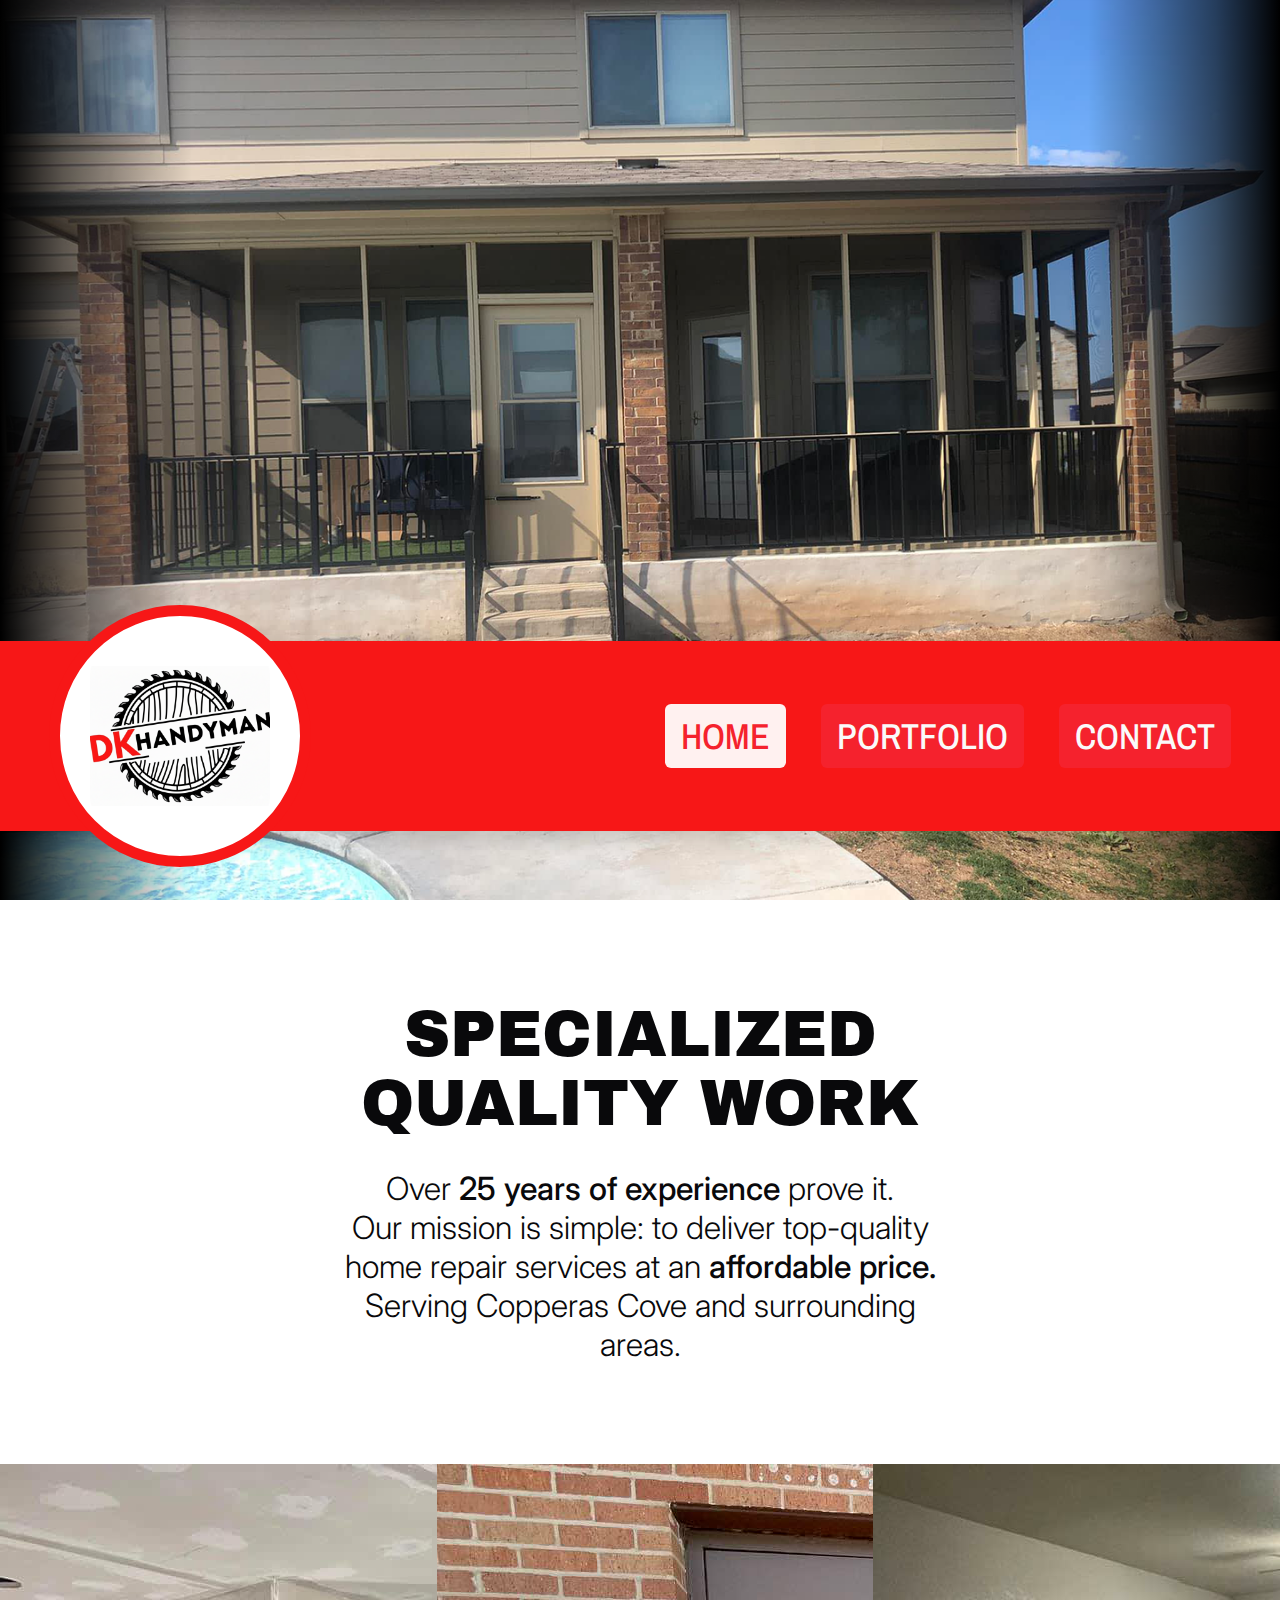
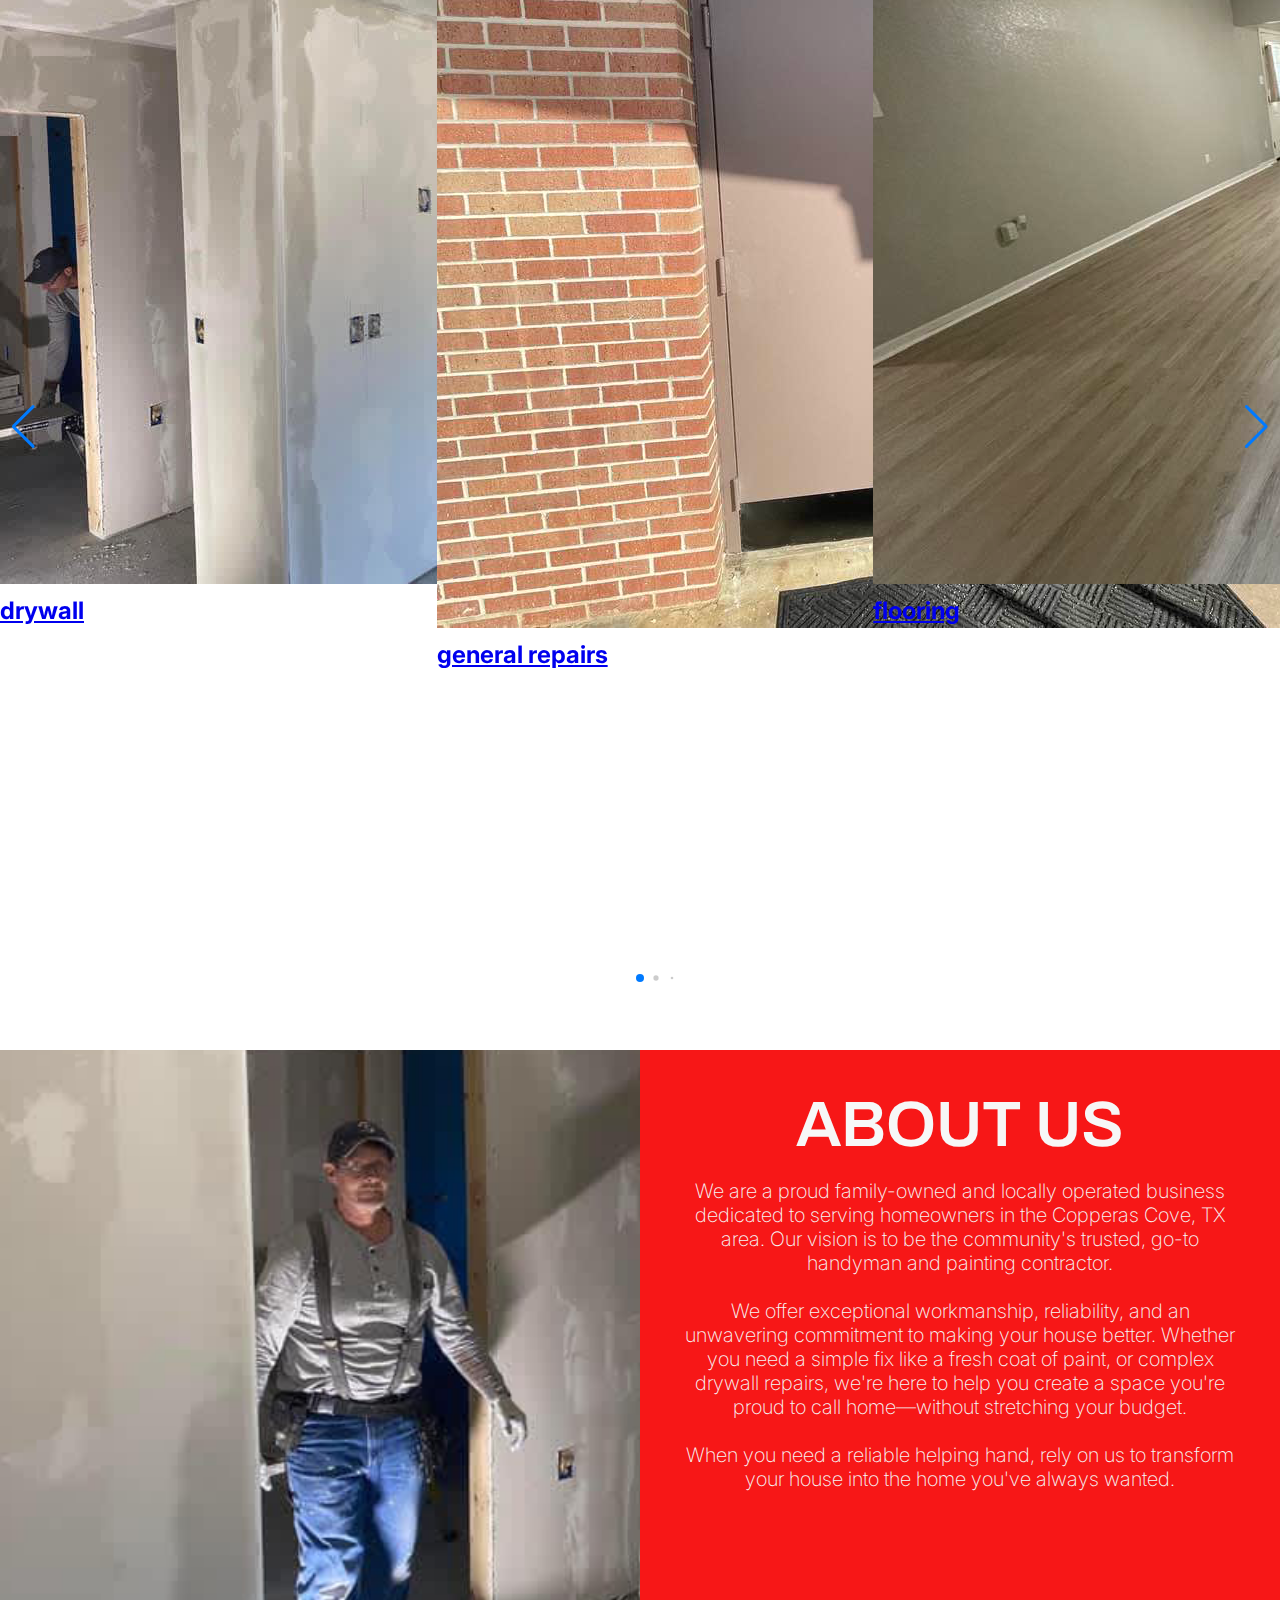
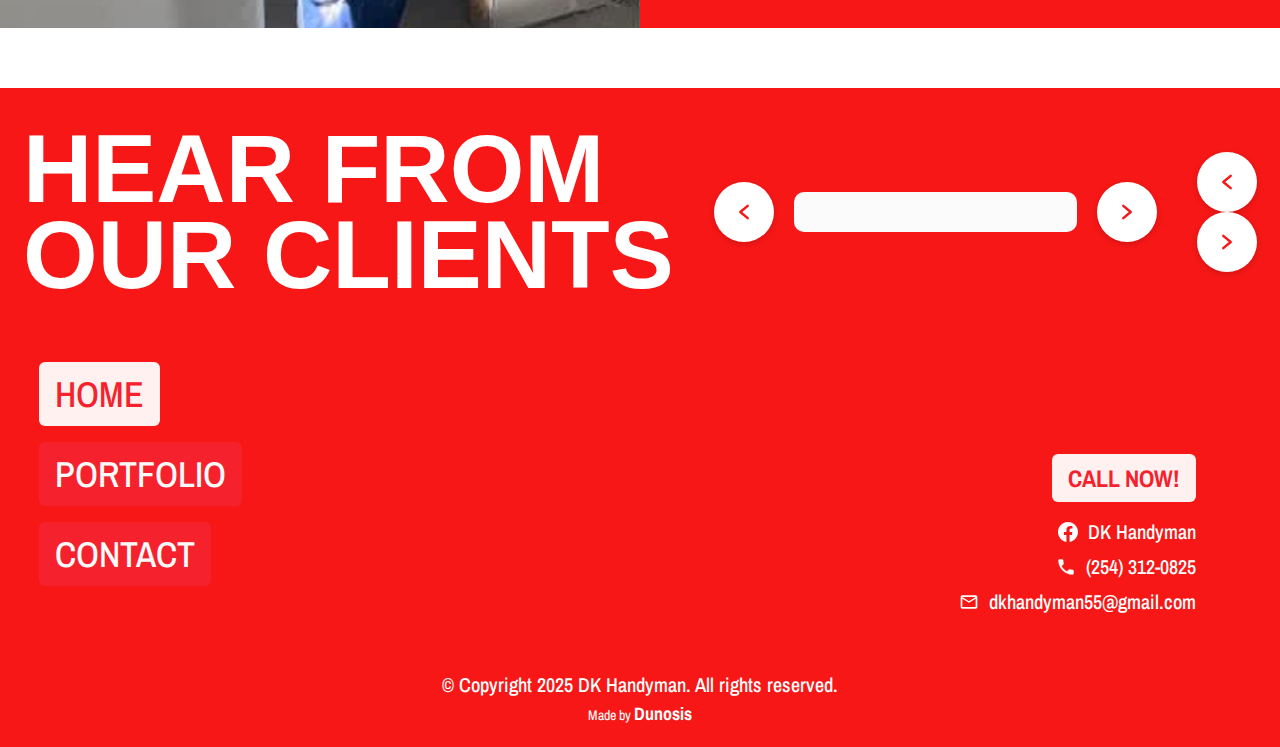
<file: index.html>
<!DOCTYPE html>
<html lang="en">

<head>
    <meta charset="UTF-8">
    <meta name="viewport" content="width=device-width, initial-scale=1.0">
    <meta name="description" content="Professional handyman services in Copperas Cove, TX Areas">
    <title>DK Handyman - Specialized Quality Handyman Work</title>
    <link rel="icon" type="image/x-icon" href="images/logo/favicon.ico">

    <!-- Open Graph / Facebook -->
    <meta property="og:title" content="DK Handyman" />
    <meta property="og:description" content="Contact us for your home repair needs" />
    <meta property="og:type" content="website" />
    <meta property="og:url" content="https://dkhandyman.us.com/" />
    <meta property="og:image" content="https://dkhandyman.us.com/images/logo/dk-logo.png" />

    <!-- Twitter Cards (recomendado) -->
    <meta name="twitter:card" content="summary_large_image" />
    <meta name="twitter:title" content="DK Handyman" />
    <meta name="twitter:description" content="Contact us for your home repair needs" />
    <meta name="twitter:image" content="https://dkhandyman.us.com/images/logo/dk-logo.png" />

    <!-- Plausible Analytics -->
    <script defer data-domain="dkhandyman.us.com" src="https://analytics.dunosis.com/js/script.outbound-links.pageview-props.tagged-events.js"></script>

    <link rel="stylesheet" href="css/styles.css">
    <link rel="stylesheet" href="css/carousels/services.css">
    <link rel="stylesheet" href="css/carousels/testimonials.css">
    <link rel="preconnect" href="https://fonts.googleapis.com">
    <link rel="preconnect" href="https://fonts.gstatic.com" crossorigin>
    <link
        href="https://fonts.googleapis.com/css2?family=Archivo:wght@400;600&family=Archivo+Narrow:wght@400;500;700&family=Archivo+Black&family=Inter:wght@300;400;500&display=swap"
        rel="stylesheet">
    <!-- 1) Swiper CSS -->
    <link rel="stylesheet" href="https://unpkg.com/swiper/swiper-bundle.min.css" />

    <!-- 2) Font Awesome (for icons) -->
    <link rel="stylesheet" href="https://cdnjs.cloudflare.com/ajax/libs/font-awesome/6.4.0/css/all.min.css" />

    <!-- 3) Swiper JS (before your own JS) -->
    <script src="https://unpkg.com/swiper/swiper-bundle.min.js"></script>
</head>

<body>
    <!-- Hero Carousel Section -->
    <section class="hero-carousel" id="home">
        <div class="carousel-container">
            <div class="carousel-track">
                <div class="carousel-slide active">
                    <img loading="lazy" src="images/dk-home-hero-1.png" alt="DK Handyman Work" class="carousel-image">
                </div>
                <div class="carousel-slide">
                    <img loading="lazy" src="images/dk-home-hero-2.png" alt="DK Handyman Work" class="carousel-image">
                </div>
                <div class="carousel-slide">
                    <img loading="lazy" src="images/dk-home-hero-3.png" alt="DK Handyman Work" class="carousel-image">
                </div>
            </div>
        </div>
        <!-- Header -->
        <header class="header" id="header">
            <div class="header-background" id="header-background"></div>
            <div class="header-content">
                <a href="/" class="logo-container">
                    <div class="logo-border">
                        <img loading="lazy" src="images/logo/dk-logo.png" alt="DK Handyman Logo" class="logo-image">
                    </div>
                </a>
                <nav class="header-nav" id="header-nav">
                    <button class="nav-btn active" data-section="home">HOME</button>
                    <button class="nav-btn" data-section="portfolio">PORTFOLIO</button>
                    <button class="nav-btn" data-section="contact">CONTACT</button>
                </nav>
            </div>
        </header>
    </section>

    <!-- Specialized Quality Work Section -->
    <section class="quality-work">
        <h1 class="quality-title">SPECIALIZED QUALITY WORK</h1>
        <div class="quality-text">
            <p>
                Over <strong>25 years of experience</strong> prove it.
            </p>
            <p>
                Our mission is simple: to deliver top-quality home repair services at an <strong>affordable
                    price.</strong>
            </p>
            <p>
                Serving Copperas Cove and surrounding areas.
            </p>
        </div>
    </section>


    <section id="slider-cards">

        <div class="container swiper">
            <div class="card-wrapper">
                <ul class="card-list swiper-wrapper">

                    <li class="card-item swiper-slide">
                        <a href="portfolio.html" class="card-link">
                            <img loading="lazy" src="images/services/dk-service-drywall.png" alt="Drywall Service"
                                class="card-image">
                            <h2 class="card-title">drywall</h2>
                        </a>
                    </li>

                    <li class="card-item swiper-slide">
                        <a href="portfolio.html" class="card-link">
                            <img loading="lazy" src="images/services/dk-service-general-repairs.png"
                                alt="General Repairs Service" class="card-image">
                            <h2 class="card-title">general repairs</h2>
                        </a>
                    </li>

                    <li class="card-item swiper-slide">
                        <a href="portfolio.html" class="card-link">
                            <img loading="lazy" src="images/services/dk-service-flooring.png" alt="Flooring Service"
                                class="card-image">
                            <h2 class="card-title">flooring</h2>
                        </a>
                    </li>

                    <li class="card-item swiper-slide">
                        <a href="portfolio.html" class="card-link">
                            <img loading="lazy" src="images/services/dk-service-painting.png" alt="Painting Service"
                                class="card-image">
                            <h2 class="card-title">painting</h2>
                        </a>
                    </li>

                    <li class="card-item swiper-slide">
                        <a href="portfolio.html" class="card-link">
                            <img loading="lazy" src="images/services/dk-service-fences.png" alt="Fences Service"
                                class="card-image">
                            <h2 class="card-title">fences</h2>
                        </a>
                    </li>

                </ul>

                <div class="swiper-pagination"></div>
                <div class="swiper-slide-button swiper-button-prev"></div>
                <div class="swiper-slide-button swiper-button-next"></div>
            </div>
        </div>

    </section>

    <!-- About Us Section -->
    <section class="about-us" id="about">
        <div class="about-image-container">
            <img loading="lazy" src="images/dk-home-about-us.png" alt="About DK Handyman" class="about-image">
        </div>
        <div class="about-content">
            <h2 class="about-title">ABOUT US</h2>
            <div class="about-text">
                <p>We are a proud family-owned and locally operated business dedicated to serving homeowners in the
                    Copperas Cove, TX area. Our vision is to be the community's trusted, go-to handyman and painting
                    contractor.</p>
                <p>&nbsp;</p>
                <p>We offer exceptional workmanship, reliability, and an unwavering commitment to making your house
                    better. Whether you need a simple fix like a fresh coat of paint, or complex drywall
                    repairs, we're here to help you create a space you're proud to call home—without stretching your
                    budget.</p>
                <p>&nbsp;</p>
                <p>When you need a reliable helping hand, rely on us to transform your house into the home you've always
                    wanted.</p>
            </div>
        </div>
    </section>

    <!-- Testimonials Section -->
    <section class="testimonials">
        <div class="testimonials-wrapper">

            <h2 class="testimonials-title">HEAR FROM<br>OUR CLIENTS</h2>

            <div class="testimonials-container">

                <!-- Flecha izquierda (solo desktop) -->
                <button class="testimonial-arrow testimonial-arrow-left desktop-arrow" id="testimonialPrev">
                    <svg width="24" height="26" viewBox="0 0 24 26" fill="none" xmlns="http://www.w3.org/2000/svg">
                        <path d="M15 18L9 13L15 8" stroke="#09090B" stroke-width="2" stroke-linecap="round"
                            stroke-linejoin="round" />
                    </svg>
                </button>

                <div class="testimonial-box">

                    <div class="testimonial-slide">
                        <p class="testimonial-text">We had a pipe leak above our ceiling and needed to have the drywall
                            repaired and ceiling painted. Dave came over the same day to give a quote, which was the
                            most reasonable one we got, and was able to start work the next day. He is honest, reliable,
                            and does very good work. He even did a few extra things for me that I thought of while he
                            was at our house. I definitely recommend DK Handyman!</p>
                        <p class="testimonial-author">Jaime R</p>
                    </div>
                    <div class="testimonial-slide">
                        <p class="testimonial-text">To have work done by a person that cares so much about the quality
                            of their work is great but DK Handyman also cares about us. He did a wonderful job on the
                            hallway and office. He got the job done ahead of time and it looks amazing. To have someone
                            come in and care as much about our home as we do is amazing. He is polite, respectful and a
                            true believer a great person you can rely on. Thank you so much. Already planning the next
                            project.</p>
                        <p class="testimonial-author">PTL</p>
                    </div>
                    <div class="testimonial-slide">
                        <p class="testimonial-text">I have know and done business with DK Handyman for 2 years now and,
                            they are very knowledgeable, professional and very attentive to you and your needs when it
                            comes to any work you would like to have done. They have painted the whole outside of my
                            house trim and all. Now, they came back and repainted my garage door because I got it
                            replaced. I recommend them to everyone.</p>
                        <p class="testimonial-author">Antonio</p>
                    </div>
                    <div class="testimonial-slide">
                        <p class="testimonial-text">David helped us take an old run down house and renovate it into a
                            contemporary home. He did interior painting, flooring, minor electrical and plumbing, new
                            hardware, and cleaning. We were extremely pleased with his work! He also did the work very
                            quickly. We would not hesitate to hire him again.</p>
                        <p class="testimonial-author">Rex Ruge</p>
                    </div>
                    <div class="testimonial-slide">
                        <p class="testimonial-text">David was great to work with, he got the jobs done fast and
                            everything looked great. He also was very kind and respectful which I always appreciate from
                            people coming into your home. Highly recommend him for any projects you need done, big or
                            small.</p>
                        <p class="testimonial-author">Gabrielle Gibbons</p>
                    </div>
                    <div class="testimonial-slide">
                        <p class="testimonial-text">David from Handyman responded to my call immediately when I had a
                            water leak and damage in the water heater and AC closet. They assessed all damages and were
                            able to do a complete repair to the dry wall, base boards, and insulation, with great
                            pricing. The work was fast and efficient. Can’t even tell the damage was there in the first
                            place. Will definitely call them again.</p>
                        <p class="testimonial-author">Gilbert Carreon</p>
                    </div>
                    <div class="testimonial-slide">
                        <p class="testimonial-text">David from DK Handyman was very prompt and professional on
                            everything he did for me. From getting proposal to completing all work performed. He is man
                            of his word, which is hard to find this day and age. Would recommend him to anybody needing
                            an honest, professional service technician.</p>
                        <p class="testimonial-author">Raymond Schwertner</p>
                    </div>
                    <div class="testimonial-slide">
                        <p class="testimonial-text">Awesome guy, work was done smoothly with no issues, and he arrived
                            on time, you will not be disappointed. I am in the process of doing more as we speak with
                            DK, reach out to him does good work.</p>
                        <p class="testimonial-author">Jeremy Williams</p>
                    </div>
                    <div class="testimonial-slide">
                        <p class="testimonial-text">Single Mom here of 4 kids, had some repairs done that they were
                            responsible for the damage.
                            Very Happy with the work that was done!! Definitely will recommend. They even went above and
                            beyond and fixed parts of my crown molding. Thank You so much.
                        </p>
                        <p class="testimonial-author">Lisa Contreras</p>
                    </div>
                    <div class="testimonial-slide">
                        <p class="testimonial-text">I had two toilets in my house that I could not tighten down. I
                            contacted David and he came out the next day. He was able to identify and fix the problem at
                            a great price. I highly recommend him if you need handyman services.</p>
                        <p class="testimonial-author">David Moore</p>
                    </div>
                    <div class="testimonial-slide">
                        <p class="testimonial-text">The work as contracted was completed in less time than anticipated
                            .I would recommend DK Handyman to anyone.</p>
                        <p class="testimonial-author">James Cooney</p>
                    </div>
                    <div class="testimonial-slide">
                        <p class="testimonial-text">DK Handyman painted the trim on my house and fixed hardy boards
                            around the back of my house as well as fixed the wood at the bottom of one of the sides on
                            my garage. They did a great job! David was very patient and understanding with me, I had to
                            change the job that I wanted completed and he understood and accommodated. He came to do the
                            work with his crew on a Saturday, which was also very nice and accommodating. I recommend
                            him highly for any job that you are needing done around your home. I will be hiring him
                            again to do some more work for me. He even said he can trim my trees when he comes back.
                        </p>
                        <p class="testimonial-author">Lisa Burkhart</p>
                    </div>
                    <div class="testimonial-slide">
                        <p class="testimonial-text">Awesome work on handicap rails for two rooms! I highly recommend
                            him. He did an excellent job on my roof and bathroom fixtures as well!</p>
                        <p class="testimonial-author">Shirley Ruth</p>
                    </div>
                    <div class="testimonial-slide">
                        <p class="testimonial-text">To have work done by a person that cares so much about the quality
                            of their work is great but DK Handyman also cares about us. He did a wonderful job on the
                            hallway and office. He got the job done ahead of time and it looks amazing. To have someone
                            come in and care as much about our home as we do is amazing. He is polite, respectful and a
                            true believer a great person you can rely on. Thank you so much. Already planning the next
                            project.</p>
                        <p class="testimonial-author">Bill Davis</p>
                    </div>
                </div>

                <!-- arrow left (only desktop) -->
                <button class="testimonial-arrow testimonial-arrow-right desktop-arrow" id="testimonialNext">
                    <svg width="24" height="26" viewBox="0 0 24 26" fill="none" xmlns="http://www.w3.org/2000/svg">
                        <path d="M9 18L15 13L9 8" stroke="#09090B" stroke-width="2" stroke-linecap="round"
                            stroke-linejoin="round" />
                    </svg>
                </button>

            </div>

            <!-- Moving arrows below the testimonial-->
            <div class="testimonial-arrows-group mobile-arrows">
                <button class="testimonial-arrow" id="testimonialPrevMobile">
                    <svg width="24" height="26" viewBox="0 0 24 26" fill="none" xmlns="http://www.w3.org/2000/svg">
                        <path d="M15 18L9 13L15 8" stroke="#09090B" stroke-width="2" stroke-linecap="round"
                            stroke-linejoin="round" />
                    </svg>
                </button>

                <button class="testimonial-arrow" id="testimonialNextMobile">
                    <svg width="24" height="26" viewBox="0 0 24 26" fill="none" xmlns="http://www.w3.org/2000/svg">
                        <path d="M9 18L15 13L9 8" stroke="#09090B" stroke-width="2" stroke-linecap="round"
                            stroke-linejoin="round" />
                    </svg>
                </button>
            </div>

        </div>
    </section>

    <!-- Footer -->
    <footer class="footer" id="contact">
        <div class="footer-background"></div>
        <div class="footer-content">
            <div class="footer-nav">
                <button class="footer-btn active" data-section="home">HOME</button>
                <button class="footer-btn" data-section="portfolio">PORTFOLIO</button>
                <button class="footer-btn" data-section="contact">CONTACT</button>
            </div>
            <div class="footer-contact">
                <button class="footer-call-btn">CALL NOW!</button>
                <div class="footer-contact-info">
                    <a href="https://www.facebook.com/profile.php?id=100057608531488" target="_blank"
                        class="footer-contact-item">
                        <svg class="footer-icon" width="20" height="20" viewBox="0 0 24 24" fill="none"
                            xmlns="http://www.w3.org/2000/svg">
                            <path
                                d="M24 12.073c0-6.627-5.373-12-12-12s-12 5.373-12 12c0 5.99 4.388 10.954 10.125 11.854v-8.385H7.078v-3.47h3.047V9.43c0-3.007 1.792-4.669 4.533-4.669 1.312 0 2.686.235 2.686.235v2.953H15.83c-1.491 0-1.956.925-1.956 1.874v2.25h3.328l-.532 3.47h-2.796v8.385C19.612 23.027 24 18.062 24 12.073z"
                                fill="white" />
                        </svg>
                        <p>DK Handyman</p>
                    </a>
                    <a href="tel:2543120825" class="footer-contact-item">
                        <svg class="footer-icon" width="20" height="20" viewBox="0 0 24 24" fill="none"
                            xmlns="http://www.w3.org/2000/svg">
                            <path
                                d="M6.62 10.79c1.44 2.83 3.76 5.14 6.59 6.59l2.2-2.2c.27-.27.67-.36 1.02-.24 1.12.37 2.33.57 3.57.57.55 0 1 .45 1 1V20c0 .55-.45 1-1 1-9.39 0-17-7.61-17-17 0-.55.45-1 1-1h3.5c.55 0 1 .45 1 1 0 1.25.2 2.45.57 3.57.11.35.03.74-.25 1.02l-2.2 2.2z"
                                fill="white" stroke="white" stroke-width="0.5" />
                        </svg>
                        <p>(254) 312-0825</p>
                    </a>
                    <a href="mailto:dkhandyman55@gmail.com" class="footer-contact-item">
                        <svg class="footer-icon" width="20" height="20" viewBox="0 0 24 24" fill="none"
                            xmlns="http://www.w3.org/2000/svg">
                            <path
                                d="M20 4H4C2.9 4 2 4.9 2 6v12c0 1.1.9 2 2 2h16c1.1 0 2-.9 2-2V6c0-1.1-.9-2-2-2zm0 2-8 5-8-5h16zm0 12H4V8l8 5 8-5v10z"
                                fill="white" />
                        </svg>
                        <p>dkhandyman55@gmail.com</p>
                    </a>
                </div>
            </div>
            <div class="footer-copyright">
                <p>© Copyright 2025 DK Handyman. All rights reserved.</p>
                <a href="https://dunosis.com" target="_blank" rel="noopener noreferrer" class="footer-made-by">Made by
                    <span class="dunosis-bold text-2xl">Dunosis</span></a>
            </div>
        </div>
    </footer>

    <script src="js/main.js"></script>
    <script src="js/carousels/header.js"></script>
    <script src="js/carousels/services.js"></script>
    <script src="js/carousels/testimonials.js"></script>
</body>

</html>
</file>
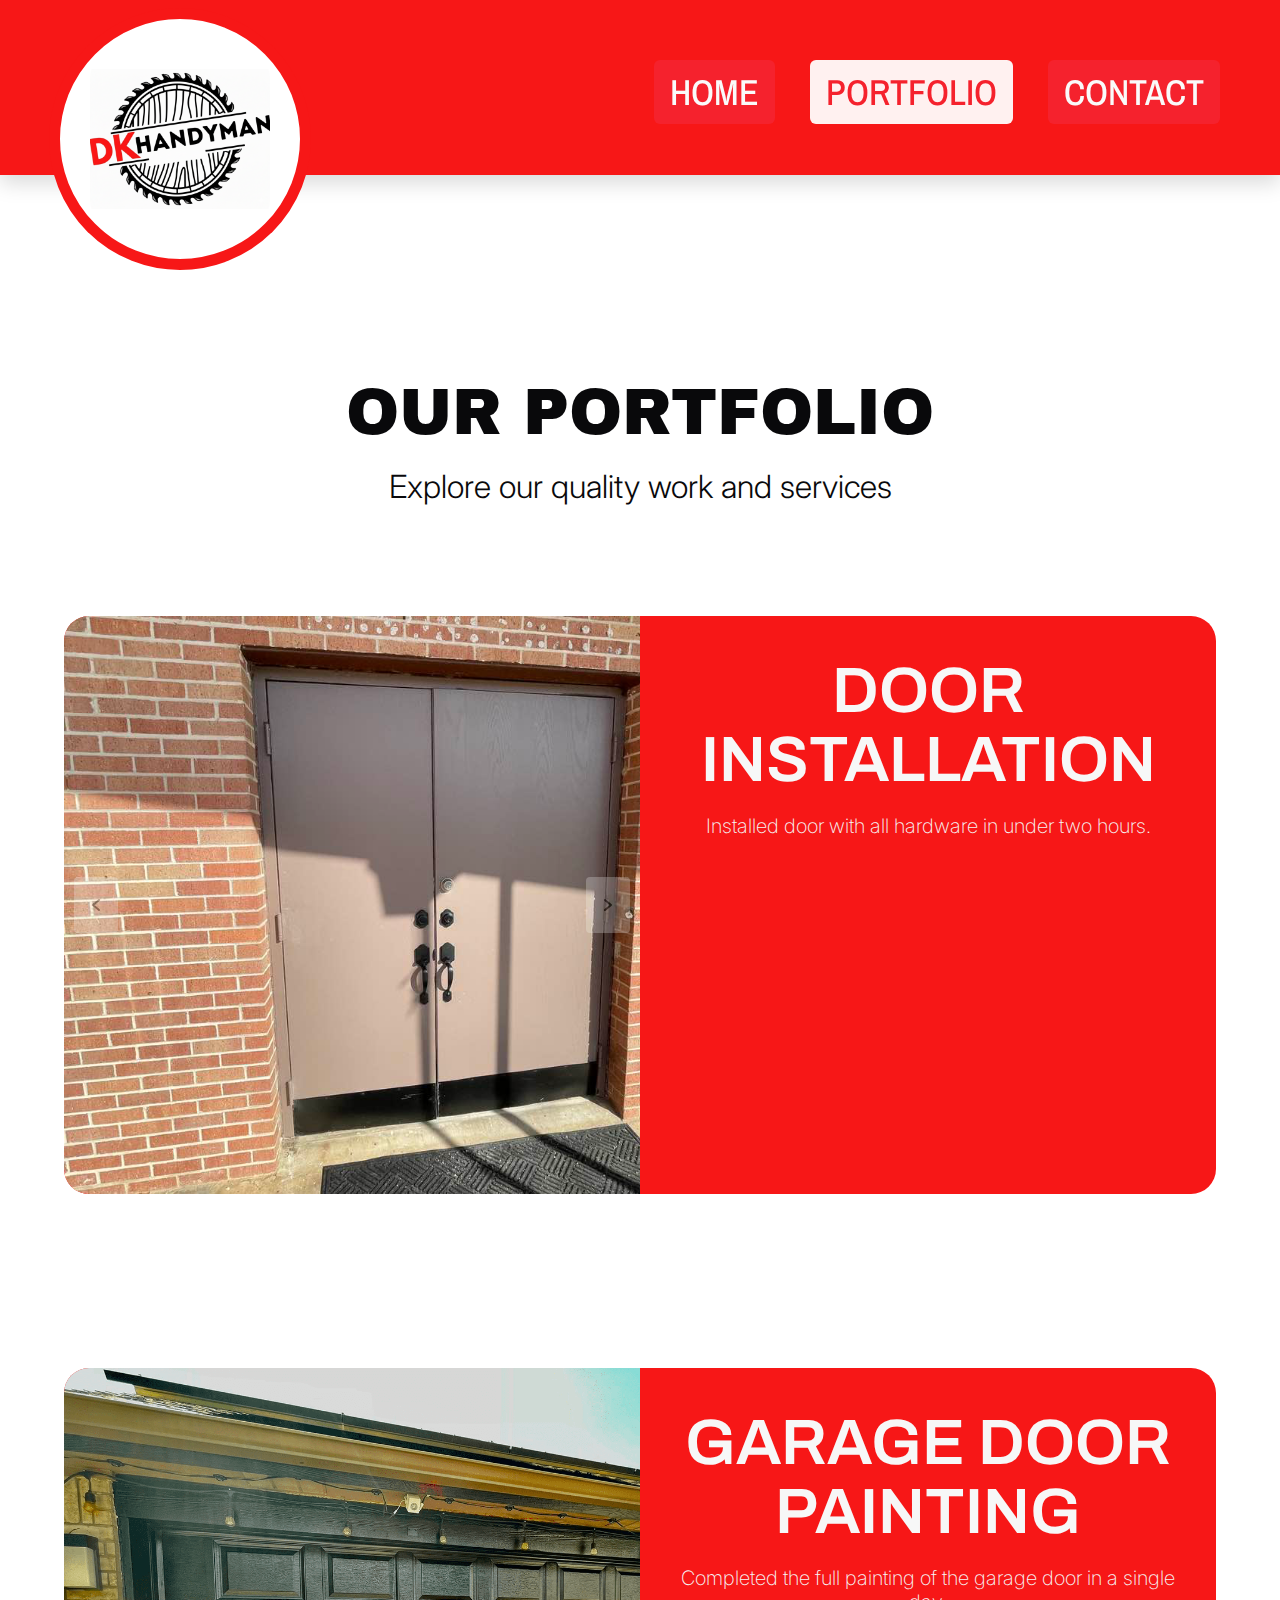
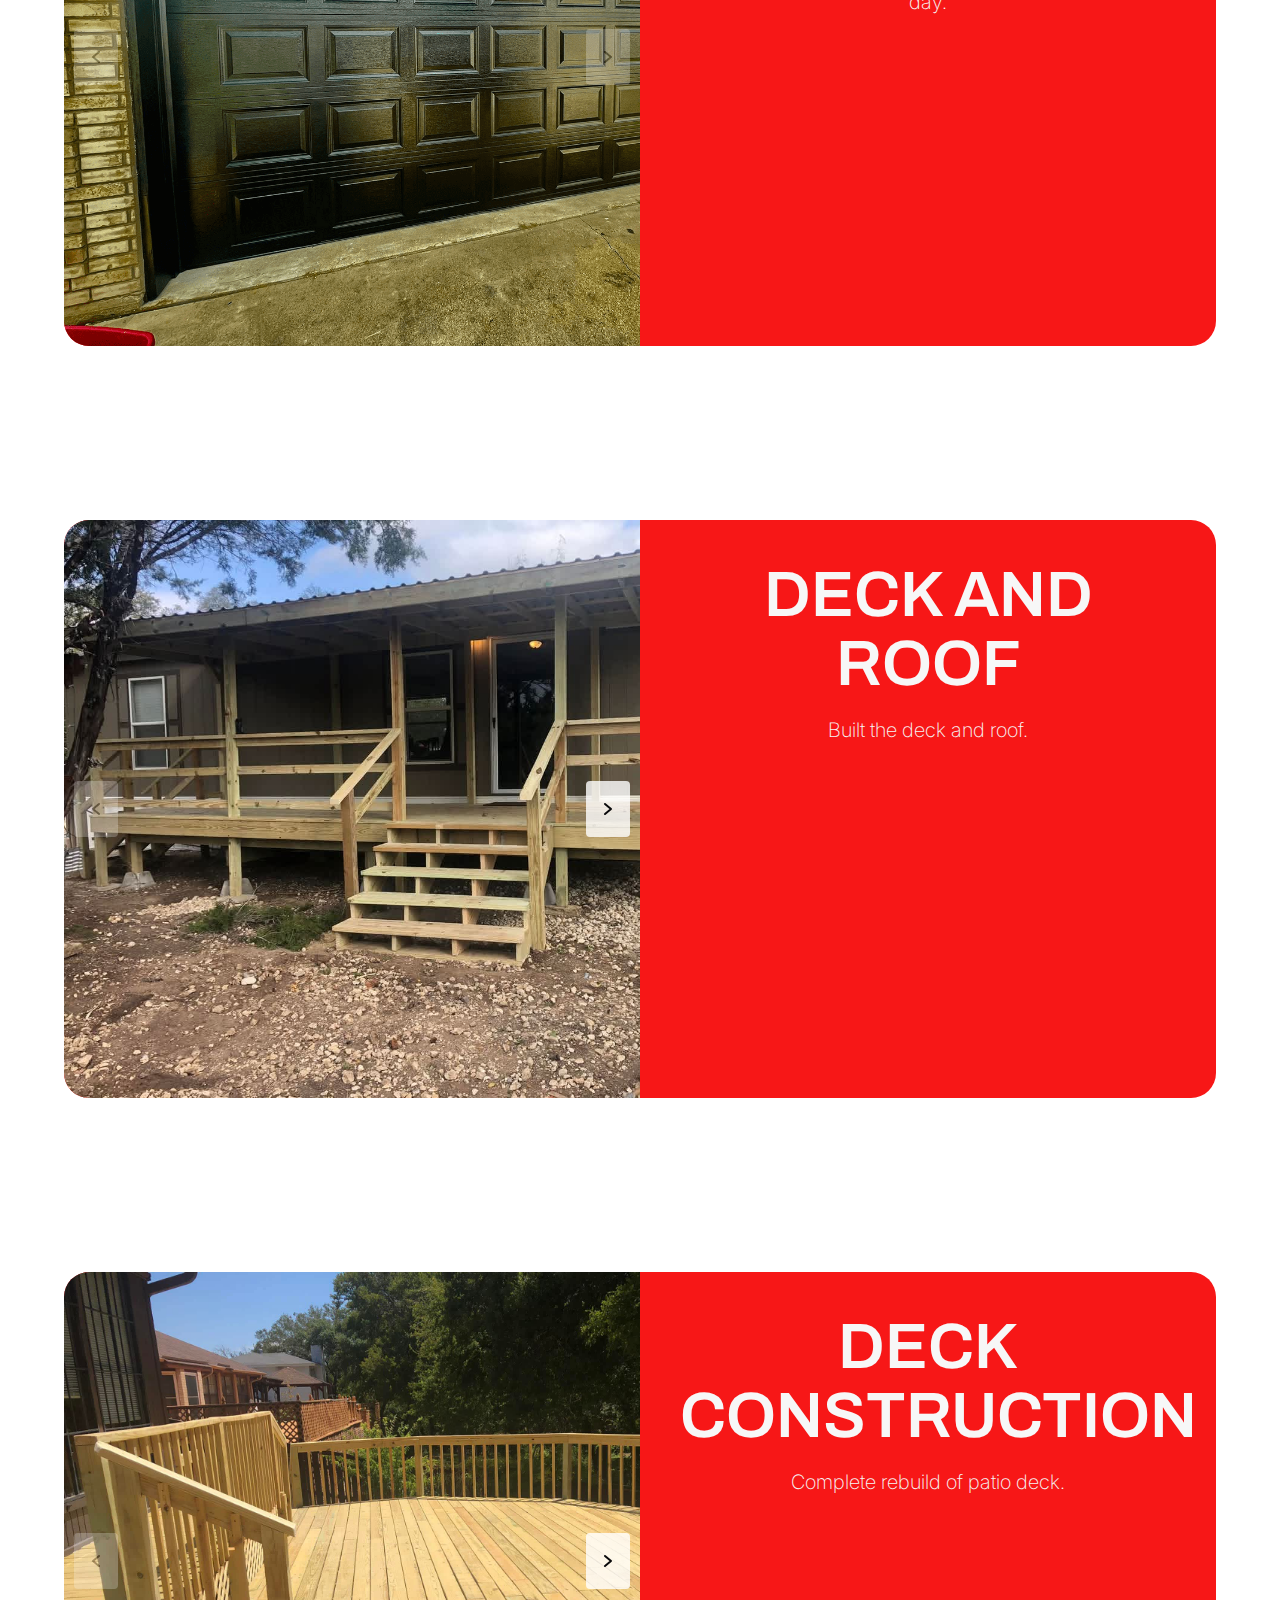
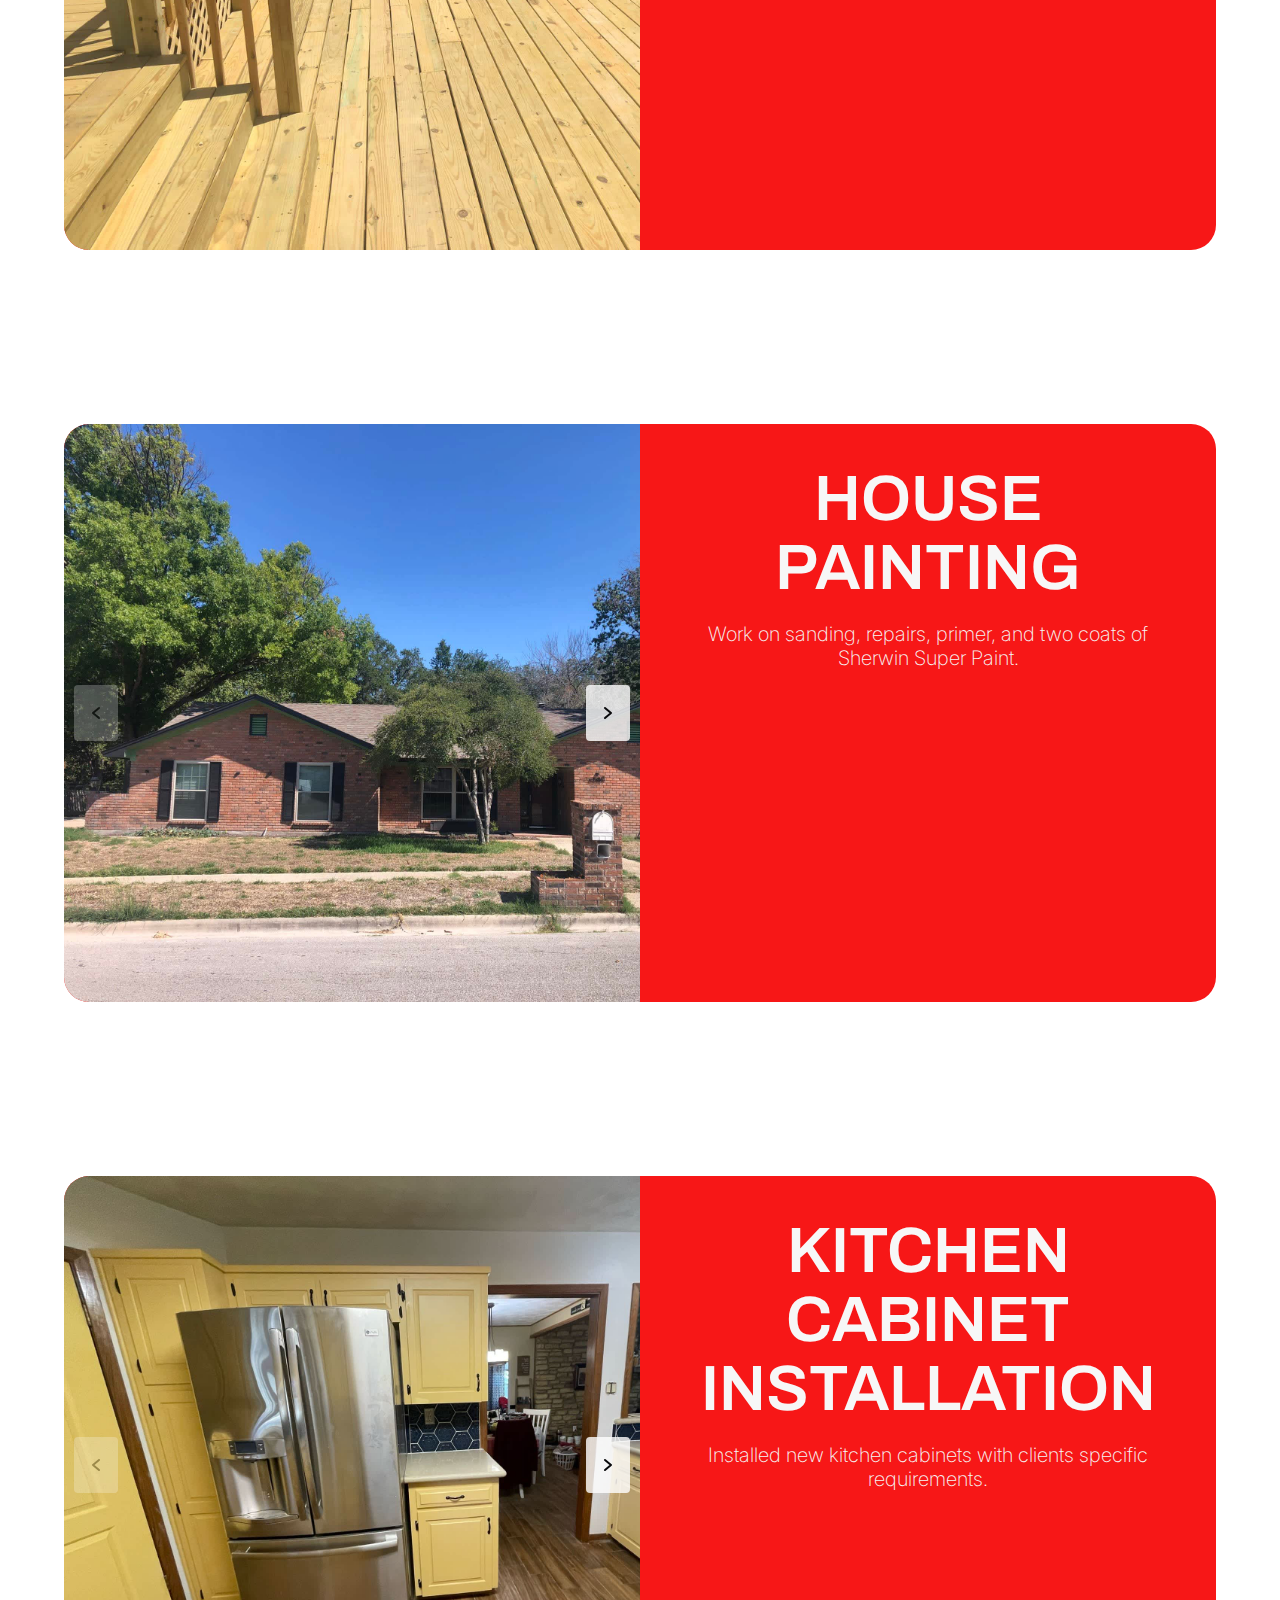
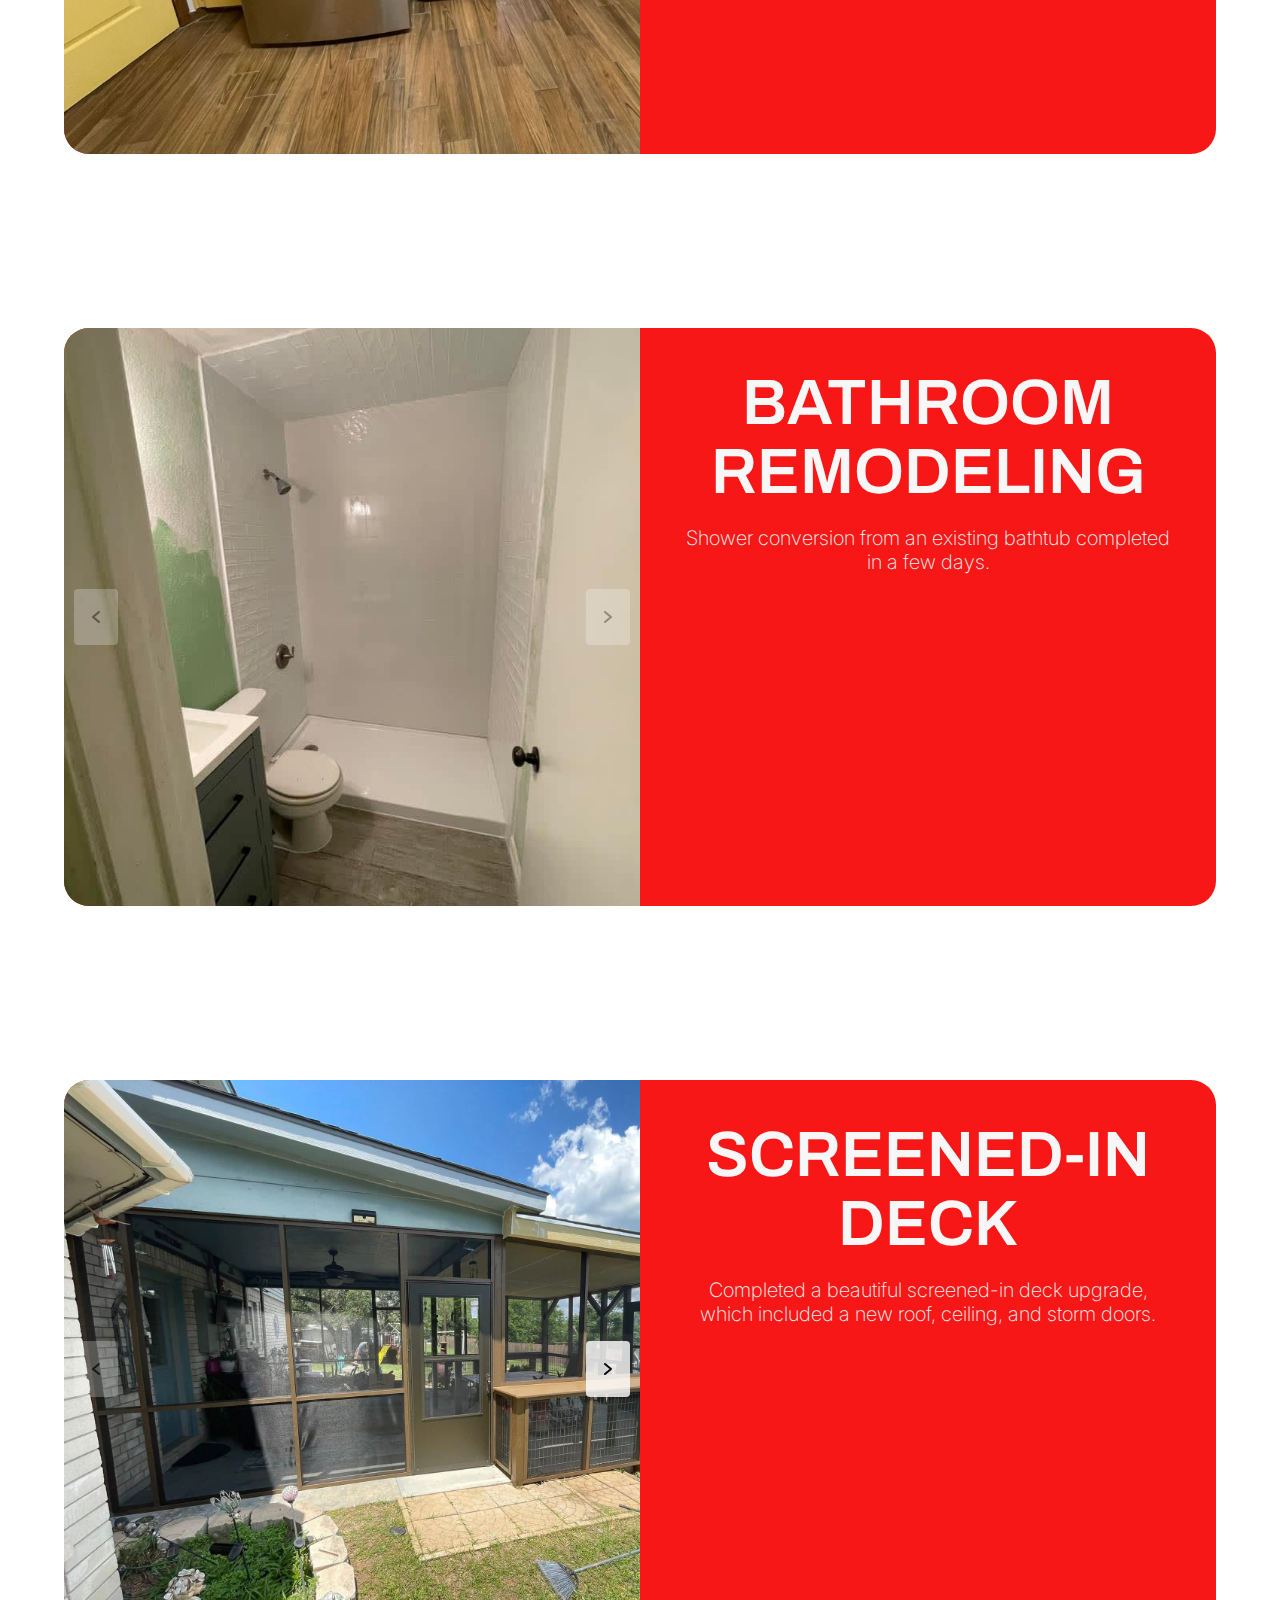
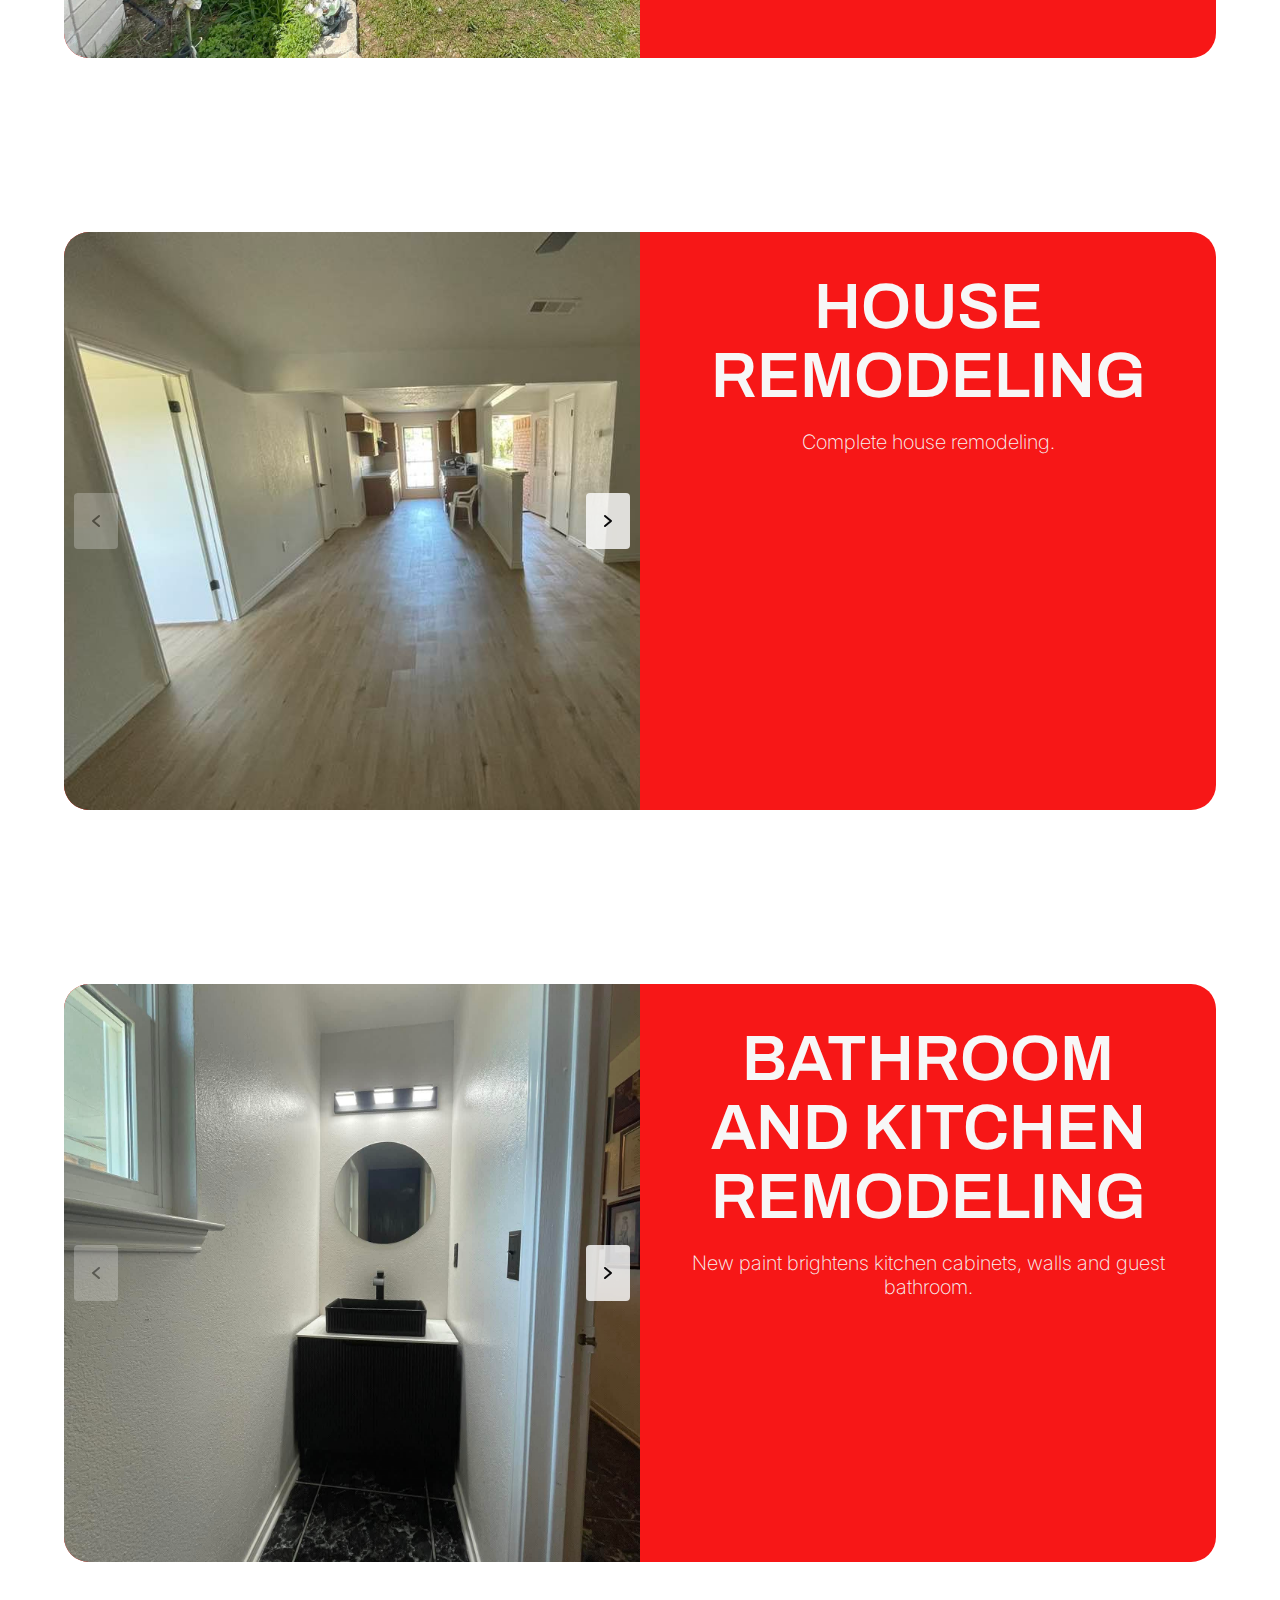
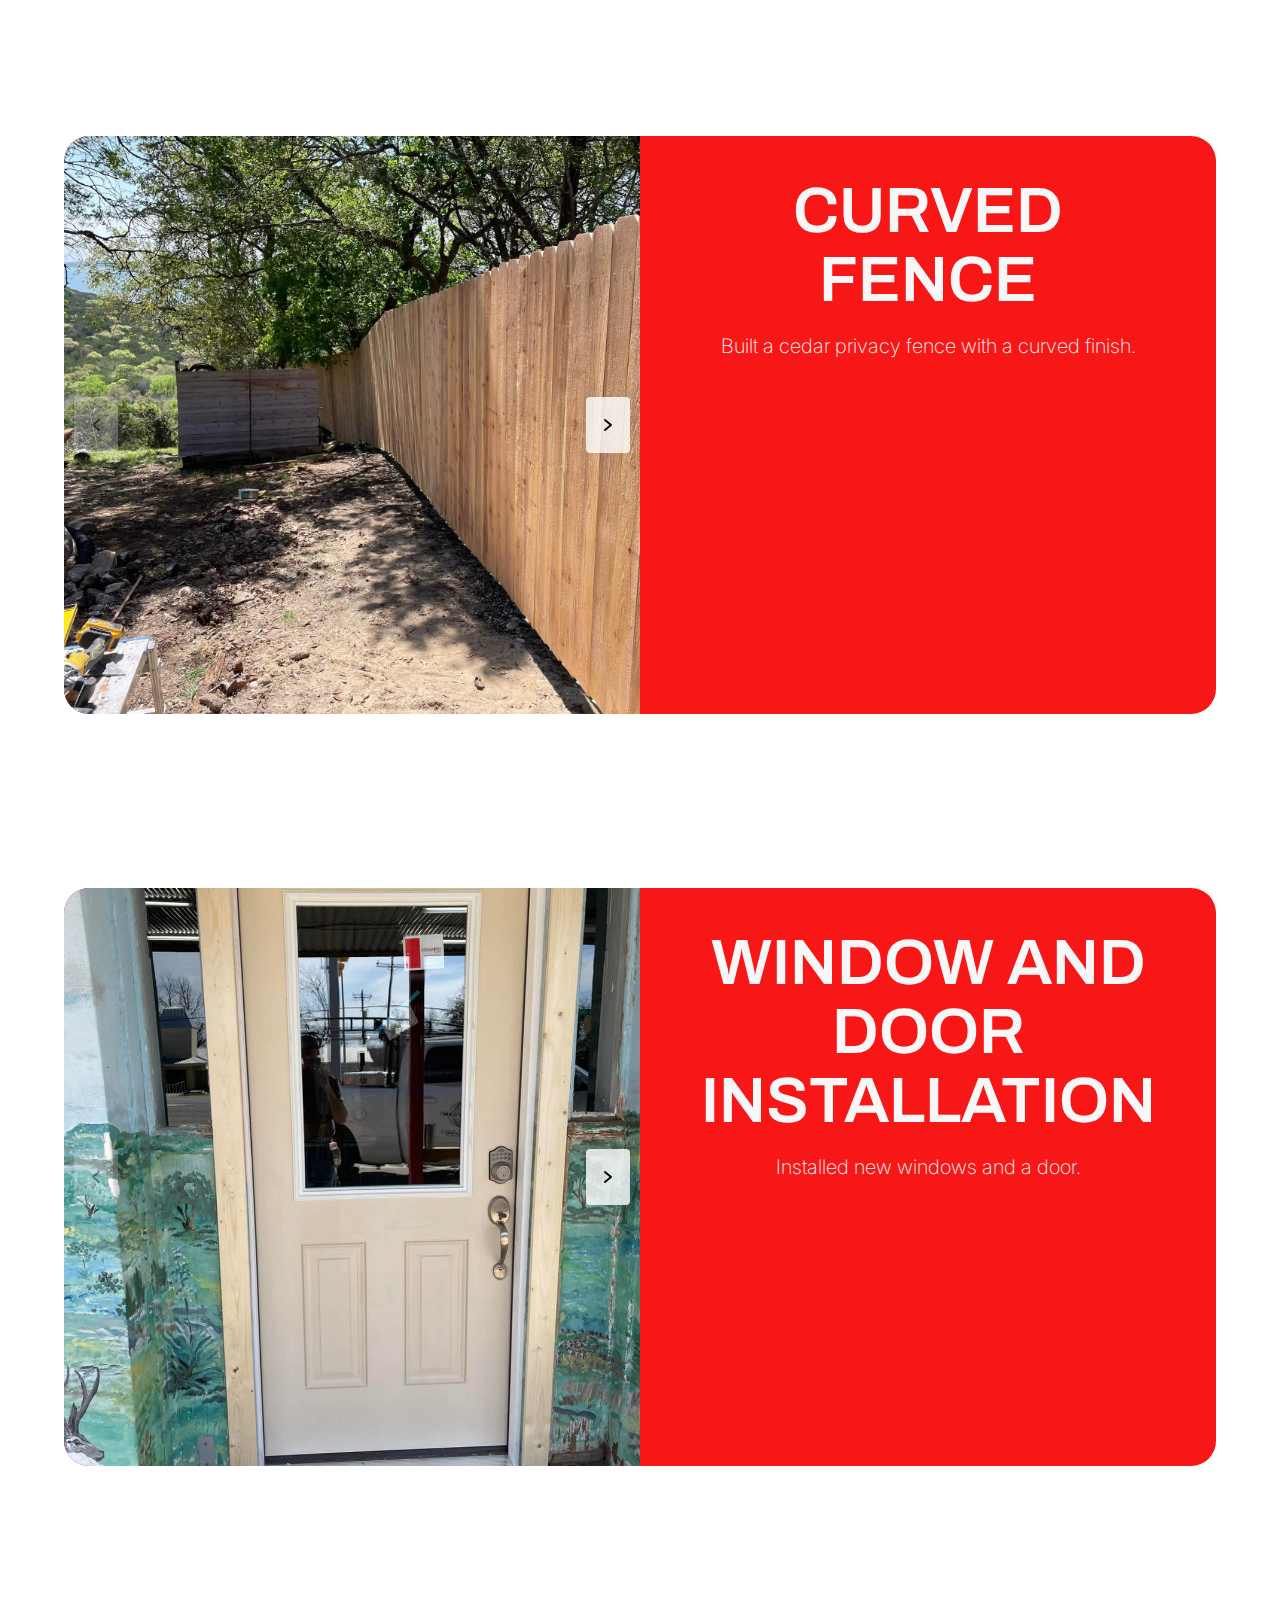
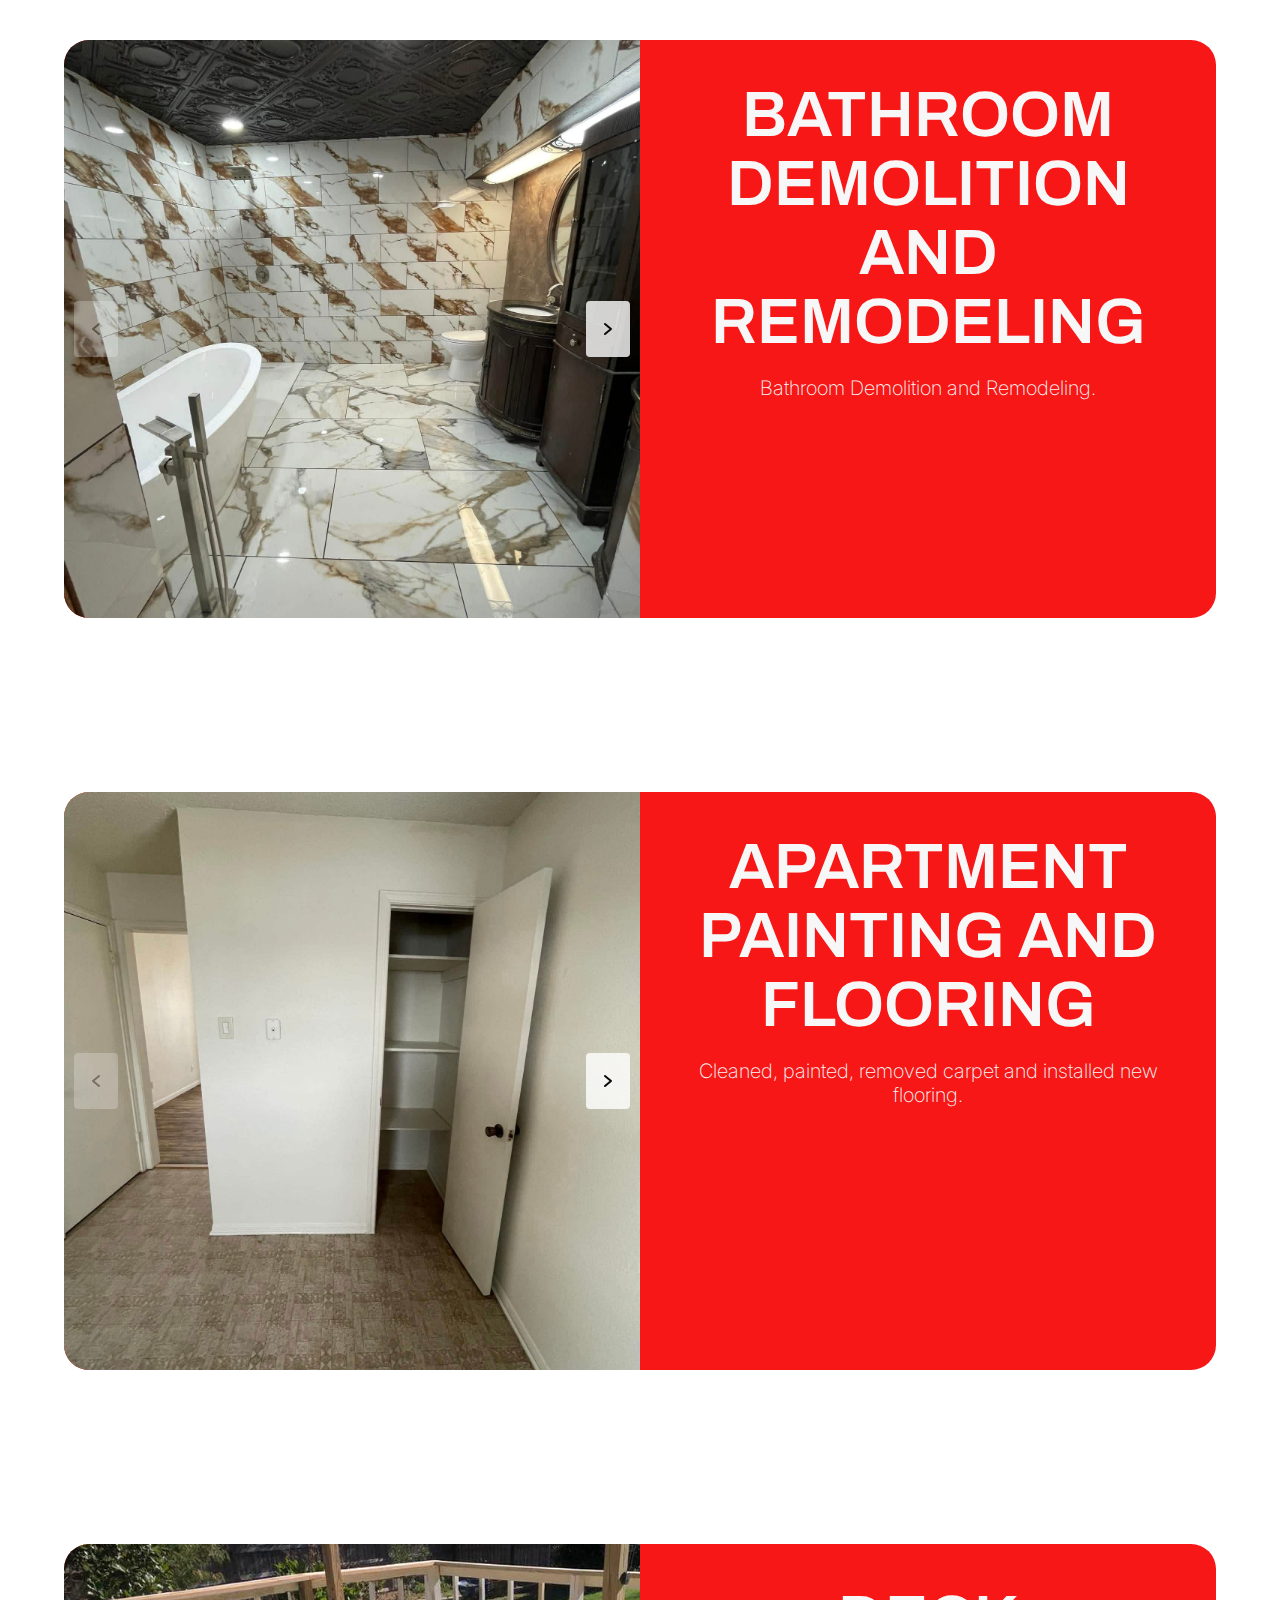
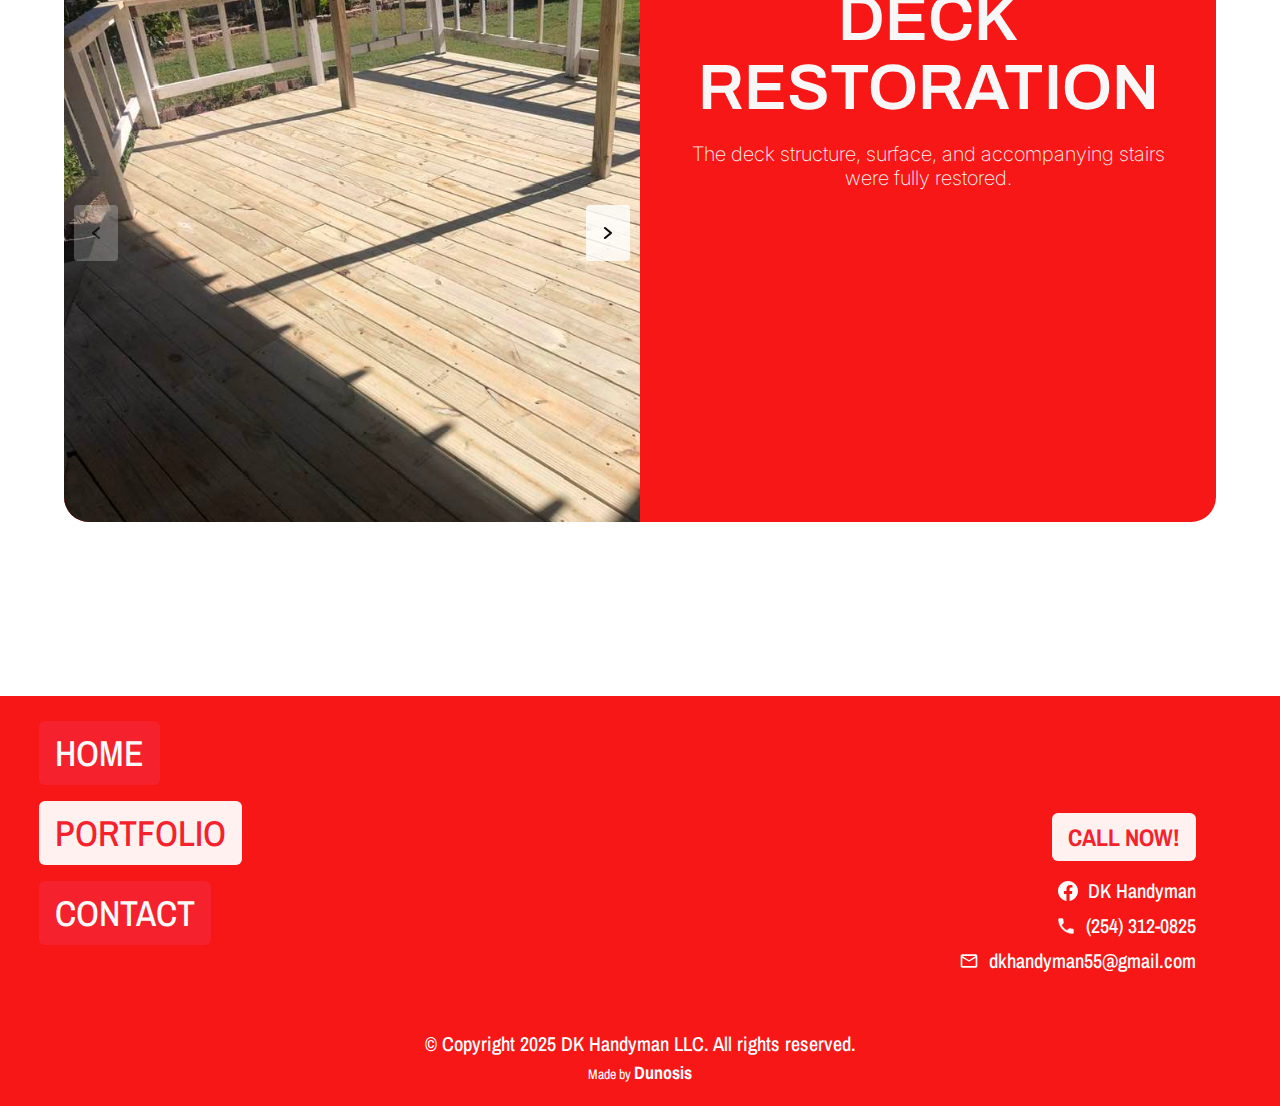
<file: portfolio.html>
<!DOCTYPE html>
<html lang="en">
<head>
    <meta charset="UTF-8">
    <meta name="viewport" content="width=device-width, initial-scale=1.0">
    <meta name="description" content="DK Handyman - Portfolio of our work and services">
    <title>DK Handyman - Portfolio</title>
    <link rel="icon" type="image/x-icon" href="images/logo/favicon.ico">
    <link rel="stylesheet" href="css/styles.css">
    <link rel="stylesheet" href="css/portfolio.css">
    <link rel="preconnect" href="https://fonts.googleapis.com">
    <link rel="preconnect" href="https://fonts.gstatic.com" crossorigin>
    <link href="https://fonts.googleapis.com/css2?family=Archivo:wght@400;600&family=Archivo+Narrow:wght@400;500;700&family=Archivo+Black&family=Inter:wght@300;400;500&display=swap" rel="stylesheet">
</head>
<body>
    <!-- Header -->
    <header class="header fixed" id="header">
        <div class="header-background fixed"></div>
        <div class="header-content">
            <a href="/" class="logo-container">
                <div class="logo-border">
                    <img loading="lazy" src="images/logo/dk-logo.png" alt="DK Handyman Logo" class="logo-image">
                </div>
            </a>
            <nav class="header-nav fixed">
                <button class="nav-btn" data-section="home">HOME</button>
                <button class="nav-btn active" data-section="portfolio">PORTFOLIO</button>
                <button class="nav-btn" data-section="contact">CONTACT</button>
            </nav>
        </div>
    </header>

    <!-- Portfolio Section -->
    <section class="portfolio-page">
        <div class="portfolio-header">
            <h1 class="portfolio-title">OUR PORTFOLIO</h1>
            <p class="portfolio-subtitle">Explore our quality work and services</p>
        </div>

        <!-- Portfolio Items Container -->
        <div id="portfolio-items-container"></div>
        
    </section>

    <!-- Footer -->
    <footer class="footer" id="contact">
        <div class="footer-background"></div>
        <div class="footer-content">
            <div class="footer-nav">
                <button class="footer-btn" data-section="home">HOME</button>
                <button class="footer-btn active" data-section="portfolio">PORTFOLIO</button>
                <button class="footer-btn" data-section="contact">CONTACT</button>
            </div>
            <div class="footer-contact">
                <button class="footer-call-btn">CALL NOW!</button>
                <div class="footer-contact-info">
                    <a href="https://www.facebook.com/profile.php?id=100057608531488" target="_blank" class="footer-contact-item">
                        <svg class="footer-icon" width="20" height="20" viewBox="0 0 24 24" fill="none"
                            xmlns="http://www.w3.org/2000/svg">
                            <path
                                d="M24 12.073c0-6.627-5.373-12-12-12s-12 5.373-12 12c0 5.99 4.388 10.954 10.125 11.854v-8.385H7.078v-3.47h3.047V9.43c0-3.007 1.792-4.669 4.533-4.669 1.312 0 2.686.235 2.686.235v2.953H15.83c-1.491 0-1.956.925-1.956 1.874v2.25h3.328l-.532 3.47h-2.796v8.385C19.612 23.027 24 18.062 24 12.073z"
                                fill="white" />
                        </svg>
                        <p>DK Handyman</p>
                    </a>
                    <a href="tel:2543120825" class="footer-contact-item">
                        <svg class="footer-icon" width="20" height="20" viewBox="0 0 24 24" fill="none"
                            xmlns="http://www.w3.org/2000/svg">
                            <path
                                d="M6.62 10.79c1.44 2.83 3.76 5.14 6.59 6.59l2.2-2.2c.27-.27.67-.36 1.02-.24 1.12.37 2.33.57 3.57.57.55 0 1 .45 1 1V20c0 .55-.45 1-1 1-9.39 0-17-7.61-17-17 0-.55.45-1 1-1h3.5c.55 0 1 .45 1 1 0 1.25.2 2.45.57 3.57.11.35.03.74-.25 1.02l-2.2 2.2z"
                                fill="white" stroke="white" stroke-width="0.5" />
                        </svg>
                        <p>(254) 312-0825</p>
                    </a>
                    <a href="mailto:dkhandyman55@gmail.com" class="footer-contact-item">
                        <svg class="footer-icon" width="20" height="20" viewBox="0 0 24 24" fill="none"
                            xmlns="http://www.w3.org/2000/svg">
                            <path 
                                d="M20 4H4C2.9 4 2 4.9 2 6v12c0 1.1.9 2 2 2h16c1.1 0 2-.9 2-2V6c0-1.1-.9-2-2-2zm0 2-8 5-8-5h16zm0 12H4V8l8 5 8-5v10z"
                                fill="white" />
                        </svg>
                        <p>dkhandyman55@gmail.com</p>
                    </a>
                </div>
            </div>
            <div class="footer-copyright">
                <p>© Copyright 2025 DK Handyman LLC. All rights reserved.</p>
                <a href="https://dunosis.com" target="_blank" rel="noopener noreferrer" class="footer-made-by">Made by <span class="dunosis-bold">Dunosis</span></a>
            </div>
        </div>
    </footer>

    <script src="js/main.js"></script>
    <script src="js/portfolio.js"></script>
</body>
</html>
</file>
<file: css/carousels/services.css>
/* Services Section */
.services {
    position: relative;
    padding: 10px 10px;
    width: 100%;
    margin: 0 ;
    display: flex;
    align-items: center;
    gap: 20px;
}

.services-wrapper {
    flex: 1;
    overflow: hidden;
    min-width: 0;
}

.services-container {
    display: flex;
    gap: 35px;
    overflow-x: auto;
    scroll-behavior: smooth;
    scroll-snap-type: x mandatory;
    -webkit-overflow-scrolling: touch;
    scrollbar-width: none; /* Firefox */
    -ms-overflow-style: none; /* IE and Edge */
    padding: 10px 0px;
    width: 100%;
    box-sizing: border-box;
}

.services-container::-webkit-scrollbar {
    display: none; /* Chrome, Safari, Opera */
}

.service-card {
    position: relative;
    display: inline-grid;
    grid-template-columns: max-content;
    grid-template-rows: max-content;
    place-items: start;
    flex-shrink: 0;
    scroll-snap-align: start;
    opacity: 0;
    transform: translateY(20px);
    animation: fadeInUp 0.6s ease forwards;
    transition: transform 0.3s ease, opacity 0.3s ease;
    border-radius: 20px; 
    overflow: hidden; 
}

.service-card:nth-child(1) { animation-delay: 0.1s; }
.service-card:nth-child(2) { animation-delay: 0.2s; }
.service-card:nth-child(3) { animation-delay: 0.3s; }
.service-card:nth-child(4) { animation-delay: 0.4s; }
.service-card:nth-child(5) { animation-delay: 0.5s; }

.service-card:hover {
    transform: translateY(-10px);
}

@keyframes fadeInUp {
    to {
        opacity: 1;
        transform: translateY(0);
    }
}

.service-image-container {
    position: relative;
    width: 400px;
    height: 300px;
    overflow: hidden;
    border-radius: 5px;
    transition: transform 0.3s ease;
}

.service-card:hover .service-image-container {
    transform: scale(1.05);
}

.service-image-overlay {
    position: absolute;
    background-color: var(--gray-overlay);
    width: 100%;
    height: 100%;
    border-radius: 15px;
    z-index: 1;
}

.service-image {
    position: absolute;
    width: 100%;
    height: 100%;
    object-fit: cover;
    object-position: 50% 50%;
    pointer-events: none;
    z-index: 2;
}

.service-title-bg {
    position: absolute;
    background-color: var(--red-primary);
    width: 400px;
    height: 65px;
    border-radius: 5px;
    bottom: 0;
    display: flex;
    align-items: center;
    justify-content: center;
    z-index: 3;
}

.service-title {
    font-family: 'Archivo Narrow', sans-serif;
    font-weight: 400;
    font-size: 36px;
    line-height: normal;
    color: var(--white);
    text-transform: uppercase;
    white-space: nowrap;
    margin: 0;
}

.service-card-fences {
    margin-left: auto;
}

.service-arrow {
    background: transparent;
    border: none;
    cursor: pointer;
    padding: 10px;
    display: flex;
    align-items: center;
    justify-content: center;
    z-index: 10;
    flex-shrink: 0;
    transition: all 0.3s ease;
    opacity: 0.8;
}

.service-arrow svg {
    width: 32px;
    height: 35px;
    transition: transform 0.3s ease;
}

.service-arrow:hover {
    opacity: 1;
    transform: scale(1.1);
}

.service-arrow:hover svg {
    transform: translateX(-3px);
}

.service-arrow.service-arrow-right:hover svg {
    transform: translateX(3px);
}

.service-arrow:disabled {
    opacity: 0.3;
    cursor: not-allowed;
    transform: scale(1);
}

.service-arrow:disabled:hover svg {
    transform: translateX(0);
}

/* Responsive Design */
@media (max-width: 1728px) {    
    .services {
        width: 100%;
        padding: 10px 40px;
    }
    
    .carousel-slide {
        width: 100vw;
    }
}

@media (max-width: 1200px) {
    
    .services-container {
        justify-content: flex-start;
    }
    
    .service-card-fences {
        margin-left: 0;
    }
    
    .service-arrow {
        padding: 8px;
    }
    
    .service-arrow svg {
        width: 24px;
        height: 26px;
    }
}


@media (max-width: 968px) {
    
    .services {
        padding: 20px 10px;
    }
    
    .services-container {
        flex-direction: row;
        align-items: flex-start;
        padding: 10px 10px;
    }   
}


@media (max-width: 640px) {

    /* Services Section */
    
    .services {
        padding: 0px 0px;
        gap: 5px;
    }

    .services-wrapper {
        overflow: hidden;
        width: 100%;
    }

    .services-container {
        display: flex;
        gap: 0;                     /* sin espacio entre tarjetas */
        padding: 0;                 /* elimina padding lateral */
        scroll-snap-type: x mandatory;
    }

    .service-card {
        min-width: 100%;            /* clave: ocupa toda la pantalla */
        max-width: 100%;
        scroll-snap-align: center;
        display: flex;
        justify-content: center;
        border-radius: 10px; 
        overflow: hidden; 
    }

    .service-image-container {
        width: 100%;                /* tarjeta 100% del ancho */
        height: 320px;
        max-width: 100%;         /* opcional */
    }

    .service-title-bg {
        width: 100%;
        height: 60px;
        border-radius: 0;
    }

    .service-title {
        font-size: 24px;
    }
    

}
</file>
<file: css/carousels/testimonials.css>
/* =========================================================
   TESTIMONIALS SECTION
   ========================================================= */

   .testimonials {
    width: 100%;
    background-color: var(--red-primary);
    padding: 38px 23px;
    position: relative;
}

/* Wrapper para controlar el layout principal */
.testimonials-wrapper {
    display: flex;
    justify-content: space-between;
    align-items: center;
    max-width: 1600px;
    margin: 0 auto;
    gap: 40px;
    width: 100%;
}


/* =========================================================
   TITLE
   ========================================================= */

.testimonials-title {
    font-family: 'Impact', sans-serif;
    font-size: 96px;
    color: var(--white);
    text-transform: uppercase;
    line-height: 0.9;
    z-index: 10;
    flex-shrink: 0;
}


/* =========================================================
   TESTIMONIAL CONTAINER (flechas a los extremos)
   ========================================================= */

.testimonials-container {
    display: flex;
    align-items: center;
    justify-content: space-between; /* ← IMPORTANTE */
    gap: 20px;
    width: 100%;
    max-width: 900px;
}

/* Caja de texto (fondo blanco ORIGINAL MANTENIDO) */
.testimonial-box {
    background-color: #fcfbfb;
    border-radius: 10px;
    width: 100%;
    padding: 20px;
    overflow: hidden;
    height: auto;
}

.testimonial-slide {
    display: none;
}

.testimonial-slide.active {
    display: block;
}

/* =========================================================
   FLECHAS — SIEMPRE REDONDAS A LOS EXTREMOS
   ========================================================= */

.testimonial-arrow {
    width: 60px;
    height: 60px;
    background: #ffffff;
    border-radius: 50%;
    border: none;
    display: flex;
    align-items: center;
    justify-content: center;
    flex-shrink: 0;
    cursor: pointer;
    box-shadow: 0 2px 6px rgba(0,0,0,0.15);
    transition: transform 0.2s ease;
}

.testimonial-arrow:hover {
    transform: scale(1.07);
}

.testimonial-arrow svg {
    width: 32px;
    height: 32px;
}

.testimonial-arrow svg path {
    stroke: var(--red-primary) !important;
}


/* =========================================================
   TEXT
   ========================================================= */

.testimonial-text {
    font-family: 'Archivo', sans-serif;
    font-size: 24px;
    line-height: 1.4;
    color: var(--black);
    text-align: center;
    margin-bottom: 15px;
}

.testimonial-author {
    font-family: 'Archivo Narrow', sans-serif;
    font-size: 20px;
    color: var(--black);
    text-align: center;
}


/* =========================================================
   RESPONSIVE
   ========================================================= */

/* ---------- PANTALLAS GRANDES (FINAL) ---------- */
@media (min-width: 1200px) {
    .testimonials-wrapper {
        flex-direction: row;
    }

    .testimonials-container {
        flex-direction: row;
        justify-content: space-between; /* flechas a los lados */
    }
}

/* ---------- TABLET Y MÓVIL (apilar, flechas abajo) ---------- */
@media (max-width: 1199px) {

    .testimonials-wrapper {
        flex-direction: column;
        align-items: center;
        text-align: center;
        gap: 25px;
    }

    .testimonials-title {
        font-size: 64px;
        margin-bottom: 10px;
        text-align: center;
    }

    /* APILA TODO EL CONTENIDO, Y LAS FLECHAS ABAJO */
    .testimonials-container {
        flex-direction: column;
        align-items: center;
        max-width: 600px;
    }

    /* flechas debajo y centradas */
    .testimonial-arrows-group {
        display: flex;
        gap: 20px;
        margin-top: 15px;
    }
}

/* ---------- MÓVILES PEQUEÑOS ---------- */
@media (max-width: 640px) {
    .testimonials-title {
        font-size: 36px;
    }

    .testimonial-arrow {
        width: 50px;
        height: 50px;
    }

    .testimonial-arrow svg {
        width: 26px;
        height: 26px;
    }
}
</file>
<file: css/portfolio.css>
/* Portfolio Image Carousel */
.portfolio-image-carousel {
    position: relative;
    width: 100%;
    height: 100%;
    overflow: hidden;
}

.portfolio-image-track {
    display: flex;
    width: 100%;
    height: 100%;
    transition: transform 0.5s ease;
}

.portfolio-image-slide {
    min-width: 100%;
    height: 100%;
    position: relative;
    flex-shrink: 0;
}

.portfolio-image-slide img {
    width: 100%;
    height: 100%;
    object-fit: cover;
    object-position: center center;
    pointer-events: none;
}

.portfolio-carousel-arrow {
    position: absolute;
    top: 50%;
    transform: translateY(-50%);
    background: rgba(255, 255, 255, 0.8);
    border: none;
    cursor: pointer;
    padding: 15px 10px;
    display: flex;
    align-items: center;
    justify-content: center;
    z-index: 10;
    transition: all 0.3s ease;
    border-radius: 4px;
}

.portfolio-carousel-arrow:hover {
    background: rgba(255, 255, 255, 1);
    transform: translateY(-50%) scale(1.1);
}

.portfolio-carousel-arrow-left {
    left: 10px;
}

.portfolio-carousel-arrow-right {
    right: 10px;
}

.portfolio-carousel-arrow svg {
    width: 24px;
    height: 26px;
}

.portfolio-carousel-arrow:disabled {
    opacity: 0.3;
    cursor: not-allowed;
}

.portfolio-carousel-arrow:disabled:hover {
    transform: translateY(-50%);
    background: rgba(255, 255, 255, 0.8);
}


/* Portfolio Page Styles */
.portfolio-page {
    padding-top: 278px;
    min-height: calc(100vh - 410px);
}

#portfolio-items-container {
    width: 90%;
    margin: auto;
    margin-bottom: 174px;
}

.portfolio-item {
    margin-bottom: 174px;
    border-radius: 25px; 
    overflow: hidden;
}

.portfolio-item:hover {
    box-shadow: 0 6px 20px rgba(0, 0, 0, 0.15);
}

.portfolio-item:last-child {
    margin-bottom: 0;
}

.portfolio-header {
    text-align: center;
    padding: 100px 338px 50px;
    max-width: 1728px;
    margin: 0 auto;
}

.portfolio-title {
    font-family: 'Archivo Black', sans-serif;
    font-size: 64px;
    font-weight: 400;
    line-height: normal;
    color: var(--black);
    text-transform: uppercase;
    margin-bottom: 20px;
}

.portfolio-subtitle {
    font-family: 'Inter', sans-serif;
    font-weight: 300;
    font-size: 32px;
    line-height: normal;
    color: var(--black);
}

@media (max-width: 960px) {
    
    .portfolio-page,
    .contact-page {
        padding-top: 200px;
    }
    
    .portfolio-header,
    .contact-header {
        padding: 40px 20px 30px;
    }
    
    .portfolio-title,
    .contact-title {
        font-size: 36px;
    }
    
    .portfolio-subtitle,
    .contact-subtitle {
        font-size: 20px;
    }
}

@media (max-width: 640px) {
    
    
    .portfolio-header,
    .contact-header {
        padding: 60px 20px 30px;
    }
    
    .portfolio-title,
    .contact-title {
        font-size: 48px;
    }
    
    .portfolio-subtitle,
    .contact-subtitle {
        font-size: 24px;
    }


    #portfolio-items-container {
        margin-bottom: 20px;
    }

    .portfolio-item {
        margin-bottom: 0;
    }
}
</file>
<file: css/styles.css>
/* Reset and Base Styles */
* {
    margin: 0;
    padding: 0;
    box-sizing: border-box;
}

:root {
    --red-primary: #f71717;
    --red-secondary: #f5222d;
    --red-light: #fff1f0;
    --white: #ffffff;
    --black: #09090b;
    --gray-overlay: #d9d9d9;
    --gray-about: #9e9a9a;
    --text-white: #fafafa;
    --text-light: #f6f6f6;
    --text-lighter: #f7f7f7;
}

body {
    font-family: 'Inter', -apple-system, BlinkMacSystemFont, 'Segoe UI', Roboto, sans-serif;
    line-height: 1.6;
    color: var(--black);
    overflow-x: hidden;
}

h1,h2,h3,h4,p {
    user-select: none;
}
/* Header Styles */
.header {
    position: absolute;
    bottom: 25px;
    left: 0;
    right: 0;
    z-index: 1000;
    height: 278px;
    width: 100%;
    transition: all 0.3s ease;
}

.header.fixed {
    position: fixed;
    top: 0;
    bottom: auto;
    left: 0;
    right: 0;
}

.header-background {
    position: absolute;
    background-color: var(--red-primary);
    top: 15.67%;
    bottom: 15.67%;
    left: 0;
    right: 0;
    box-shadow: 0 8px 20px rgba(0,0,0,0.15);
}

.header-background.fixed {
    top: 0%;
    left: 0;
    right: 0;
    height: 175px;
}

.header-content {
    position: relative;
    display: flex;
    justify-content: space-between;
    align-items: center;
    height: 100%;
    max-width: 1728px;
    margin: 0 auto;
    padding: 0 3.86%;
}

.logo-container {
    position: relative;
    height: 278;
    z-index: 10;
}

.logo-border {
    background: var(--white);
    border: 11px solid var(--red-primary);
    border-radius: 227.5px;
    padding: 30px 30px;
    display: flex;
    align-items: center;
    justify-content: center;
    box-sizing: border-box;
}

.logo-image {
    width: 180px;
    height: 180px;
    object-fit: contain;
    object-position: 50% 50%;
    pointer-events: none;
    border-radius: 30px;
}

.header-nav {
    display: flex;
    gap: 35px;
    align-items: center;
}

.header-nav.fixed {
    position: fixed;
    display: flex;
    top: 60px;
    right: 60px;
    gap: 35px;

}

.nav-btn {
    background-color: var(--red-secondary);
    color: var(--text-white);
    font-family: 'Archivo Narrow', sans-serif;
    font-weight: 500;
    font-size: 36px;
    text-transform: uppercase;
    padding: 8px 16px;
    border-radius: 6px;
    border: none;
    cursor: pointer;
    transition: all 0.3s ease;
    white-space: nowrap;
}

.nav-btn.active {
    background-color: var(--red-light);
    color: var(--red-secondary);
}

.nav-btn:hover {
    background-color: var(--red-light);
    color: var(--red-secondary);
}

/* Hero Carousel Section */
.hero-carousel {
    position: relative;
    width: 100%;
    height: 100vh;
    overflow: hidden;
}

.carousel-container {
    width: 100%;
    height: 100%;
    overflow: auto;
    scroll-behavior: smooth;
    scroll-snap-type: x mandatory;
    -webkit-overflow-scrolling: touch;
    scrollbar-width: none; /* Firefox */
    -ms-overflow-style: none; /* IE and Edge */
}

.carousel-container::-webkit-scrollbar {
    display: none; /* Chrome, Safari, Opera */
}

.carousel-track {
    display: flex;
    height: 100%;
}

.carousel-slide {
    width: 100vw;
    height: 100vh;
    flex-shrink: 0;
    overflow: hidden;
    scroll-snap-align: start;
    position: relative;
    background: #000;
    display: flex;
    align-items: center;
    justify-content: center;
}

.carousel-image {
    width: 100%;
    height: 100%;
    object-fit: cover;
    object-position: center center;
    pointer-events: none;
    position: relative;
    z-index: 1;
}

.carousel-slide::before {
    content: '';
    position: absolute;
    top: 0;
    left: 0;
    right: 0;
    bottom: 0;
    background: linear-gradient(to right,
            rgba(0, 0, 0, 1) 0%,
            rgba(0, 0, 0, 0.6) 5%,
            transparent 15%,
            transparent 85%,
            rgba(0, 0, 0, 0.6) 95%,
            rgba(0, 0, 0, 1) 100%);
    pointer-events: none;
    z-index: 2;
}

/* Specialized Quality Work Section */
.quality-work {
    padding: 100px 338px;
    text-align: center;
    max-width: 1728px;
    margin: 0 auto;
}

.quality-title {
    font-family: 'Archivo Black', sans-serif;
    font-size: 64px;
    font-weight: 400;
    line-height: normal;
    color: var(--black);
    text-transform: uppercase;
    margin-bottom: 31px;
}

.quality-text {
    font-family: 'Inter', sans-serif;
    font-weight: 300;
    font-size: 32px;
    line-height: normal;
    color: var(--black);
    text-align: center;
    max-width: 969px;
    margin: 0 auto;
}

.quality-text p {
    margin-bottom: 0;
}

.quality-text strong {
    font-weight: 500;
}

/* About Us Section */
.about-us {
    position: relative;
    width: 100%;
    height: 578px;
    margin: 60px auto;
    background-color: var(--red-primary);
}

.about-image-container {
    position: absolute;
    width: 50%;
    height: 578px;
    overflow: hidden;
    left: 0;
    top: 0;
}

.about-image {
    position: absolute;
    width: 1542px;
    height: 1156px;
    object-fit: cover;
    object-position: 50% 50%;
    pointer-events: none;
    left: -15px;
    top: -381px;
    z-index: 2;
}

.about-content {
    position: absolute;
    right: 0;
    top: 0;
    width: 50%;
    height: 100%;
    padding: 40px 40px;
    display: flex;
    flex-direction: column;
    text-align: center;
    justify-content: flex-center;
}

.about-title {
    font-family: 'Archivo', sans-serif;
    font-weight: 600;
    font-size: 64px;
    line-height: normal;
    color: var(--text-lighter);
    text-transform: uppercase;
    margin-bottom: 20px;
}

.about-text {
    font-family: 'Inter', sans-serif;
    font-weight: 200;
    font-size: 26px;
    line-height: normal;
    color: var(--text-light);
    text-align: center;
    max-width: 100%;
}

.about-text p {
    margin-bottom: 0;
}




/* Footer */
.footer {
    position: relative;
    width: 100%;
    height: 410px;
    background-color: var(--red-primary);
    margin: 0 auto;
}

.footer-background {
    position: absolute;
    background-color: var(--red-primary);
    width: 100%;
    height: 100%;
    top: 0;
    left: 0;
}

.footer-content {
    position: relative;
    display: flex;
    flex-direction: column;
    justify-content: space-between;
    height: 100%;
    padding: 25px 3.01% 25px 3.01%;
    z-index: 10;
}

.footer-nav {
    display: flex;
    flex-direction: column;
    gap: 16px;
    align-items: flex-start;
}

.footer-btn {
    background-color: var(--red-secondary);
    color: var(--text-white);
    font-family: 'Archivo Narrow', sans-serif;
    font-weight: 500;
    font-size: 36px;
    text-transform: uppercase;
    padding: 8px 16px;
    border-radius: 6px;
    border: none;
    cursor: pointer;
    white-space: nowrap;
    width: fit-content;
}

.footer-btn.active {
    background-color: var(--red-light);
    color: var(--red-secondary);
}

.footer-btn:hover {
    background-color: var(--red-light);
    color: var(--red-secondary);
}

.footer-contact {
    position: absolute;
    right: 6.54%;
    top: 28.54%;
    display: flex;
    flex-direction: column;
    gap: 20px;
    align-items: flex-end;
}

.footer-call-btn {
    background-color: var(--red-light);
    color: var(--red-secondary);
    font-family: 'Archivo Narrow', sans-serif;
    font-weight: 700;
    font-size: 24px;
    text-transform: uppercase;
    padding: 8px 16px;
    border-radius: 6px;
    border: none;
    cursor: pointer;
    white-space: nowrap;
}

.footer-call-btn:hover {
    transform: scale(110%);
    transition: 200ms;
}

.footer-contact-info {
    display: flex;
    flex-direction: column;
    gap: 15px;
    align-items: flex-end;
}

.footer-contact-item {
    display: flex;
    align-items: center;
    gap: 10px;
    text-decoration: none;
}

.footer-icon {
    width: 20px;
    height: 20px;
    flex-shrink: 0;
}

.footer-contact-item p {
    font-family: 'Archivo Narrow', sans-serif;
    font-weight: 500;
    font-size: 20px;
    line-height: 20px;
    color: var(--white);
    white-space: nowrap;
    margin: 0;
}

.footer-copyright {
    position: absolute;
    bottom: 4.39%;
    left: 50%;
    transform: translateX(-50%);
    text-align: center;
    width: 100%;
}

.footer-copyright p {
    font-family: 'Archivo Narrow', sans-serif;
    font-weight: 500;
    font-size: 20px;
    line-height: 20px;
    color: var(--white);
    margin-bottom: 5px;
}

.footer-made-by {
    font-family: 'Archivo Narrow', sans-serif;
    font-weight: 400;
    font-size: 14px;
    text-decoration: none;
    color: var(--white);
    transition: opacity 0.3s ease;
}

.footer-made-by:hover {
    opacity: 0.8;
}

.footer-made-by .dunosis-bold {
    font-weight: 700;
    font-size: 18px;
}


/* Responsive Design */
@media (max-width: 1728px) {
    .header-content,
    .quality-work,
    .about-us,
    .footer {
        max-width: 100%;
    }

    .about-content {
        font-size: 50px;
    }

    .about-text {
        font-size: 20px;
    }
}

@media (max-width: 1200px) {
    .quality-title {
        font-size: 48px;
    }

    .quality-text {
        font-size: 24px;
    }

    .about-title {
        font-size: 48px;
    }

    .about-text {
        font-size: 20px;
    }
}

@media (max-width: 968px) {
    .header {
        height: auto;
        min-height: 200px;
    }


    .header-background {
        position: absolute;
        background-color: var(--red-primary);
        top: 25%;
        bottom: 0;
        left: 0;
        right: 0;
    }
    
    .header-background.fixed {
        top: 0;
        bottom: 0;
        left: 0;
        right: 0;
        height: 300px;
    }

    .header-content {
        flex-direction: column;
        padding: 20px;
        gap: 20px;
    }

    .logo-border {
        padding: 40px 40px;
        border-radius: 150px;
    }

    .logo-image {
        width: 100px;
        height: 100px;
    }

    .header-nav {
        flex-wrap: wrap;
        justify-content: center;
        gap: 15px;
    }

    .header-nav.fixed {
        position: absolute;
        display: flex;
        top: 225px;
        gap: 30px;
        right: inherit;
        z-index: 2000;
    }

    .nav-btn {
        font-size: 24px;
        padding: 6px 12px;
    }

    .hero-carousel {
        height: 500px;
    }

    .quality-work {
        padding: 60px 20px;
    }

    .quality-title {
        font-size: 36px;
    }

    .quality-text {
        font-size: 20px;
    }

    .about-us {
        height: auto;
        min-height: 600px;
    }

    .about-image-container {
        position: relative;
        width: 100%;
        height: 400px;
    }

    .about-content {
        position: relative;
        width: 100%;
        padding: 20px 20px;
    }

    .about-title {
        font-size: 36px;
    }

    .about-text {
        font-size: 18px;
    }


    .footer {
        height: auto;
        min-height: 500px;
        padding: 40px 20px;
    }

    .footer-content {
        align-items: center;
        text-align: center;
    }

    .footer-nav {
        align-items: center;
        width: 100%;
    }

    .footer-btn {
        margin: 0 auto;
    }

    .footer-contact {
        position: relative;
        right: auto;
        top: auto;
        align-items: center;
        margin-top: 30px;
        width: 100%;
    }

    .footer-contact-info {
        align-items: center;
        width: 100%;
    }

    .footer-contact-item {
        justify-content: center;
    }

    .footer-copyright {
        position: relative;
        bottom: auto;
        left: auto;
        transform: none;
        margin-top: 30px;
        width: 100%;
    }
}

@media (max-width: 640px) {

    .carousel-slide {
        width: 100vw;
        height: 500px;
        flex-shrink: 0;
        overflow: hidden;
        scroll-snap-align: start;
        position: relative;
        background: #000;
        display: flex;
        align-items: center;
        justify-content: center;
    }

    /* Header Styles */
    .header {
        position: absolute;
        bottom: 0;
        left: 0;
        right: 0;
        z-index: 1000;
        height: 50px;
        width: 100%;
        transition: all 0.3s ease;
    }

    .header.fixed {
        position: fixed;
        top: 0;
        bottom: 0;
        left: 0;
        right: 0;
    }

    .header-background {
        position: absolute;
        background-color: var(--red-primary);
        top: 20%;
        bottom: 0;
        left: 0;
        right: 0;
    }
    
    .header-background.fixed {
        top: 0;
        bottom: 0;
        left: 0;
        right: 0;
        height: 170px;
    }

    .header-content {
        position: relative;
        display: flex;
        align-items: center;
        height: 80%;
        max-width: 1728px;
        margin: 0 auto;
        padding: 0 0%;
    }

    .logo-container {
        position: relative;
        height: 208;
        z-index: 10;
    }

    .logo-border {
        background: var(--white);
        border: 5px solid var(--red-primary);
        border-radius: 227.5px;
        padding: 20px 20px;
        display: flex;
        align-items: center;
        justify-content: center;
        box-sizing: border-box;
    }

    .logo-image {
        width: 50px;
        height: 50px;
        object-fit: cover;
        object-position: 50% 50%;
        pointer-events: none;
        border-radius: 30px;
    }

    .header-nav {
        display: flex;
        gap: 20px;
        align-items: center;
        z-index: 2000;
        margin-bottom: 20px;
    }
    
    .header-nav.fixed {
        position: absolute;
        display: flex;
        top: 115px;
        gap: 20px;
        right: inherit;
        z-index: 2000;
    }

    .nav-btn {
        border: 2px solid var(--text-white);
    }

    .nav-btn,
    .footer-btn {
        font-size: 20px;
    }

    .quality-title {
        font-size: 28px;
    }

    .quality-text {
        font-size: 18px;
    }

    .about-title {
        font-size: 28px;
    }

    .footer-content {
        padding: 0;
    }

    .footer-copyright p {
        font-size: 12px;
        margin-bottom: 3px;
    }
}
</file>
